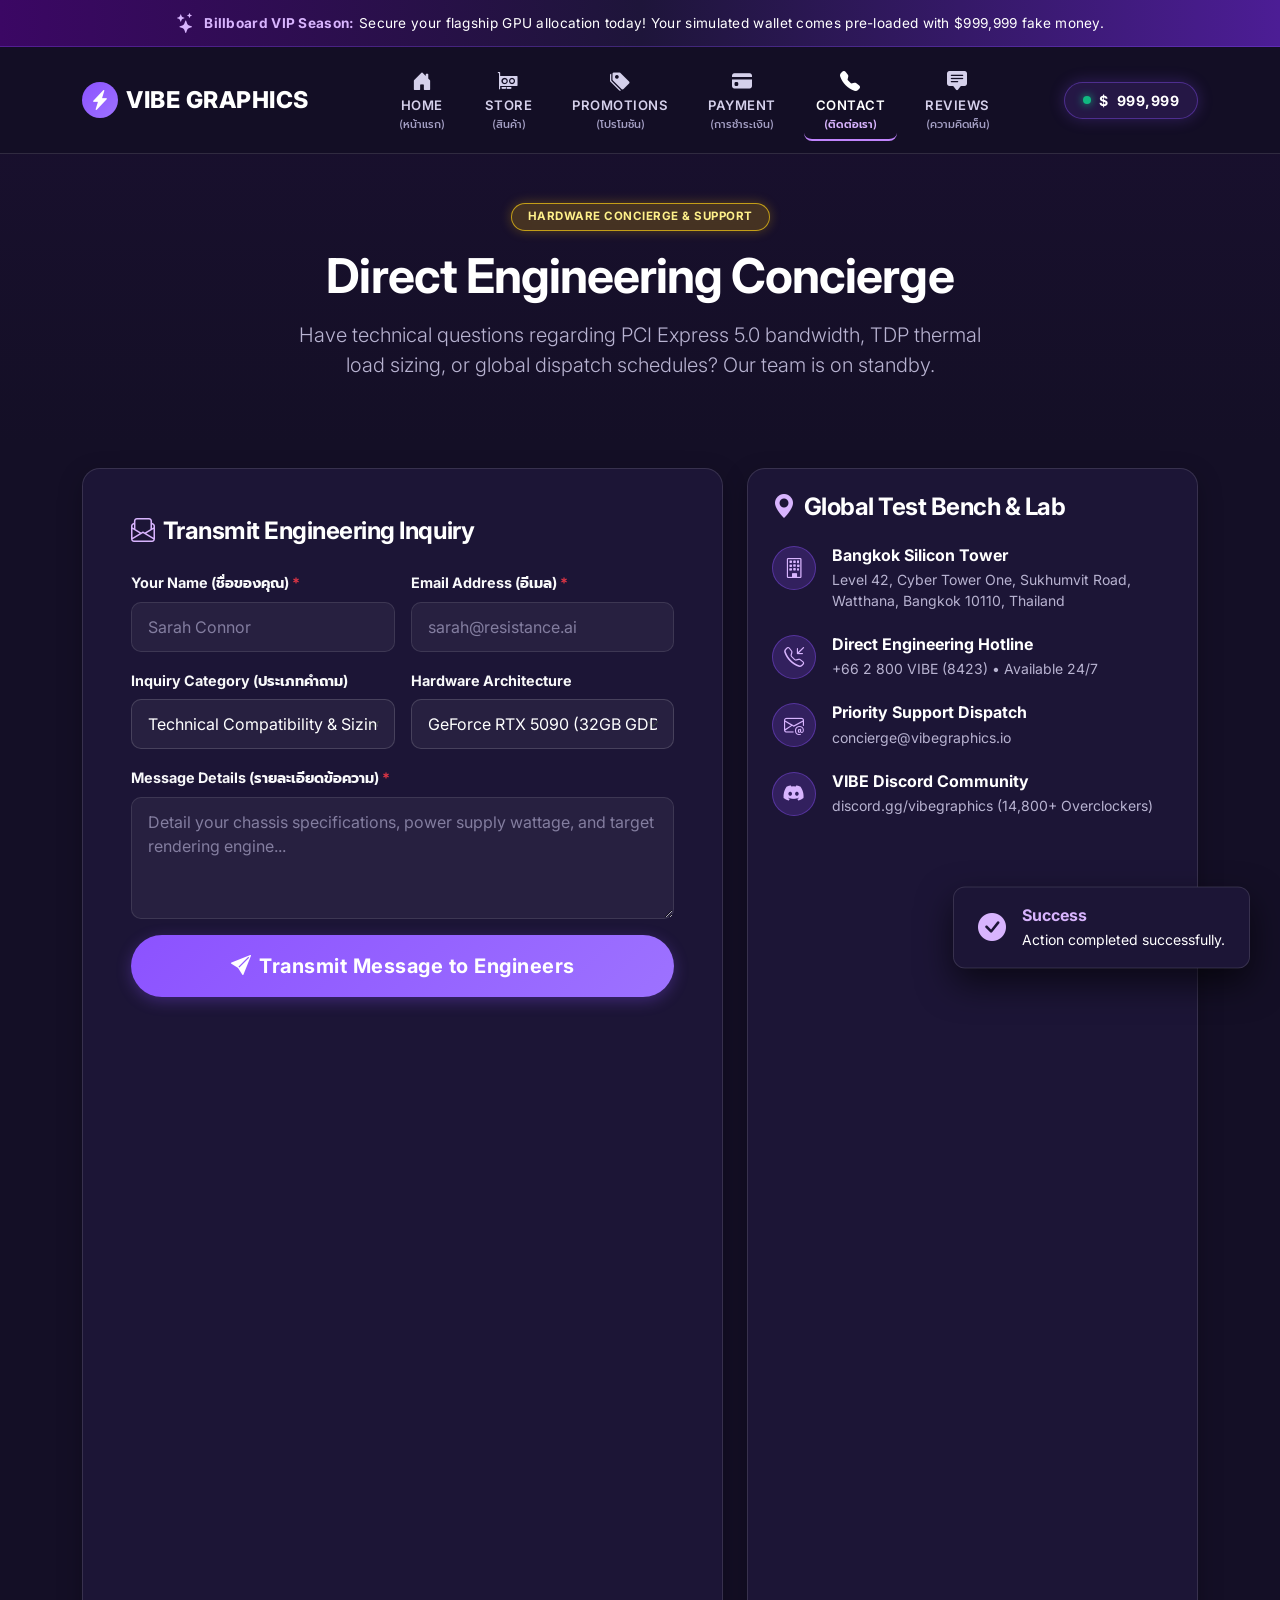
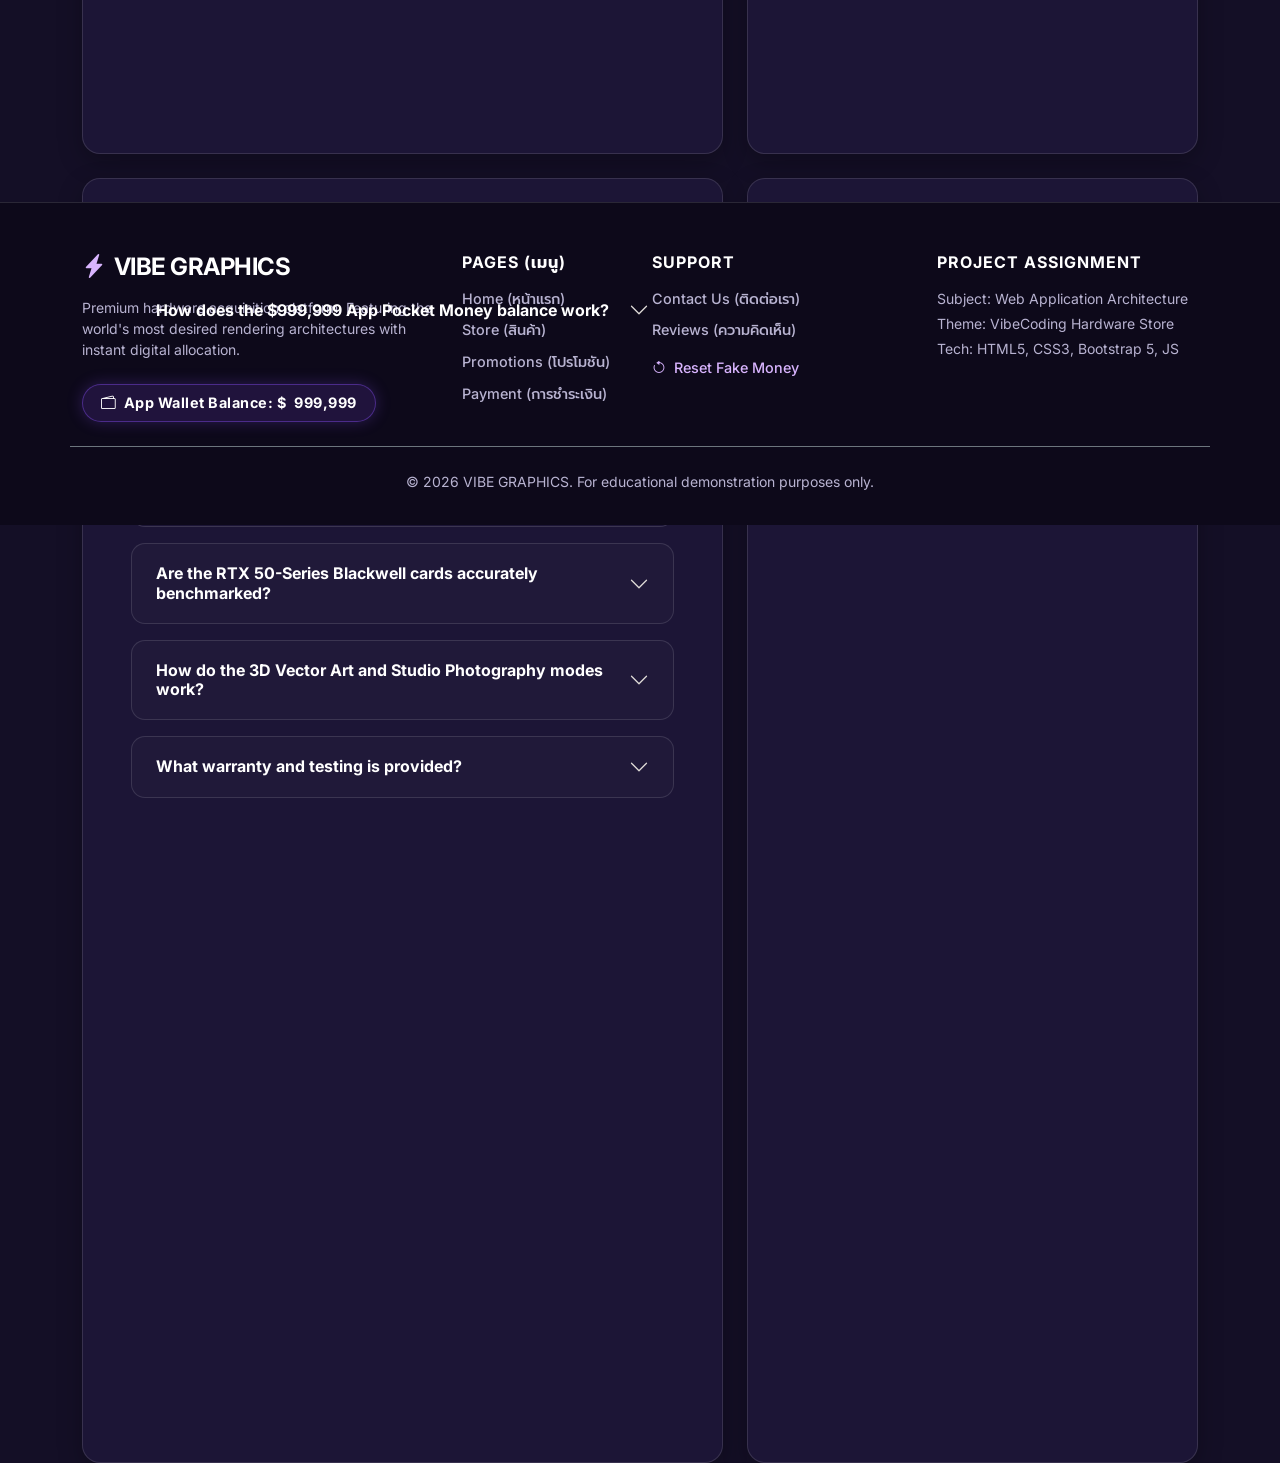
<file: contact.html>
<!DOCTYPE html>
<html lang="th">

<head>
    <meta charset="UTF-8">
    <meta name="viewport" content="width=device-width, initial-scale=1.0">
    <title>Contact (ติดต่อเรา) | Vibe Graphics - Premium GPU Store</title>

    <!-- Bootstrap 5 CSS -->
    <link href="https://cdn.jsdelivr.net/npm/bootstrap@5.3.0/dist/css/bootstrap.min.css" rel="stylesheet">

    <!-- Google Fonts: Inter & Prompt -->
    <link href="https://fonts.googleapis.com/css2?family=Inter:wght@400;500;600;700;800&family=Prompt:wght@300;400;500;600&display=swap" rel="stylesheet">

    <!-- Bootstrap Icons -->
    <link href="https://cdn.jsdelivr.net/npm/bootstrap-icons@1.10.5/font/bootstrap-icons.css" rel="stylesheet">

    <!-- Custom Theme Stylesheet -->
    <link rel="stylesheet" href="style.css">
</head>

<body>
    <!-- Top Announcement Banner -->
    <div class="vip-banner py-2 text-center text-white">
        <div class="container d-flex justify-content-center align-items-center gap-2">
            <i class="bi bi-stars text-accent fs-5"></i>
            <span><strong class="text-accent fw-bold">Billboard VIP Season:</strong> Secure your flagship GPU allocation today! Your simulated wallet comes pre-loaded with $999,999 fake money.</span>
        </div>
    </div>

    <!-- Navbar -->
    <nav class="navbar navbar-expand-lg sticky-top">
        <div class="container">
            <a class="navbar-brand d-flex align-items-center gap-2" href="index.html">
                <div class="rounded-circle d-flex align-items-center justify-content-center"
                    style="width: 36px; height: 36px; background: var(--gradient-primary) !important;">
                    <i class="bi bi-lightning-charge-fill text-white fs-5"></i>
                </div>
                VIBE GRAPHICS
            </a>

            <button class="navbar-toggler border-0" type="button" data-bs-toggle="collapse" data-bs-target="#navbarNav">
                <i class="bi bi-list text-light fs-1"></i>
            </button>

            <div class="collapse navbar-collapse" id="navbarNav">
                <ul class="navbar-nav mx-auto gap-1 gap-lg-2 gap-xl-3 mt-3 mt-lg-0">
                    <li class="nav-item">
                        <a class="nav-link" href="index.html">
                            <i class="bi bi-house-door-fill"></i>
                            <span class="nav-label">Home</span>
                            <small class="nav-sub">(หน้าแรก)</small>
                        </a>
                    </li>
                    <li class="nav-item">
                        <a class="nav-link" href="store.html">
                            <i class="bi bi-gpu-card"></i>
                            <span class="nav-label">Store</span>
                            <small class="nav-sub">(สินค้า)</small>
                        </a>
                    </li>
                    <li class="nav-item">
                        <a class="nav-link" href="promotions.html">
                            <i class="bi bi-tags-fill"></i>
                            <span class="nav-label">Promotions</span>
                            <small class="nav-sub">(โปรโมชัน)</small>
                        </a>
                    </li>
                    <li class="nav-item">
                        <a class="nav-link" href="payment.html">
                            <i class="bi bi-credit-card-fill"></i>
                            <span class="nav-label">Payment</span>
                            <small class="nav-sub">(การชำระเงิน)</small>
                        </a>
                    </li>
                    <li class="nav-item">
                        <a class="nav-link active" href="contact.html">
                            <i class="bi bi-telephone-fill"></i>
                            <span class="nav-label">Contact</span>
                            <small class="nav-sub">(ติดต่อเรา)</small>
                        </a>
                    </li>
                    <li class="nav-item">
                        <a class="nav-link" href="reviews.html">
                            <i class="bi bi-chat-square-text-fill"></i>
                            <span class="nav-label">Reviews</span>
                            <small class="nav-sub">(ความคิดเห็น)</small>
                        </a>
                    </li>
                </ul>

                <div class="d-flex align-items-center mt-3 mt-lg-0">
                    <div class="wallet-badge">
                        <div class="wallet-dot"></div>
                        $<span id="walletBalance">999,999</span>
                    </div>
                </div>
            </div>
        </div>
    </nav>

    <!-- Page Header Section -->
    <section class="py-5" style="background: linear-gradient(180deg, rgba(26, 16, 48, 0.7) 0%, transparent 100%);">
        <div class="container text-center">
            <span class="badge-status flagship d-inline-block mb-3 px-3 py-1">HARDWARE CONCIERGE & SUPPORT</span>
            <h1 class="display-5 fw-bold text-white mb-3">Direct Engineering Concierge</h1>
            <p class="text-muted mx-auto lead" style="max-width: 700px;">
                Have technical questions regarding PCI Express 5.0 bandwidth, TDP thermal load sizing, or global dispatch schedules? Our team is on standby.
            </p>
        </div>
    </section>

    <!-- Contact & FAQ Section -->
    <section class="py-4 pb-5">
        <div class="container">
            <div class="row g-4">
                <!-- Contact Form & FAQ Accordion -->
                <div class="col-lg-7">
                    <!-- Inquiry Form -->
                    <div class="vibe-card p-4 p-md-5 mb-4">
                        <h4 class="text-white fw-bold mb-4 d-flex align-items-center gap-2">
                            <i class="bi bi-envelope-paper text-accent"></i> Transmit Engineering Inquiry
                        </h4>

                        <form id="contactForm" onsubmit="event.preventDefault(); showToast('Inquiry Transmitted', 'Our hardware specialists will reply within 4 hours.'); this.reset();">
                            <div class="row g-3 mb-3">
                                <div class="col-md-6">
                                    <label class="form-label text-light small fw-bold">Your Name (ชื่อของคุณ) <span class="text-danger">*</span></label>
                                    <input type="text" class="form-control" placeholder="Sarah Connor" required>
                                </div>
                                <div class="col-md-6">
                                    <label class="form-label text-light small fw-bold">Email Address (อีเมล) <span class="text-danger">*</span></label>
                                    <input type="email" class="form-control" placeholder="sarah@resistance.ai" required>
                                </div>
                                <div class="col-md-6">
                                    <label class="form-label text-light small fw-bold">Inquiry Category (ประเภทคำถาม)</label>
                                    <select class="form-select">
                                        <option selected>Technical Compatibility & Sizing</option>
                                        <option>RTX 50-Series Blackwell Pre-Order</option>
                                        <option>Enterprise Multi-GPU Cluster</option>
                                        <option>Custom Liquid-Loop Integration</option>
                                        <option>Educational Project Demonstration</option>
                                    </select>
                                </div>
                                <div class="col-md-6">
                                    <label class="form-label text-light small fw-bold">Hardware Architecture</label>
                                    <select class="form-select">
                                        <option selected>GeForce RTX 5090 (32GB GDDR7)</option>
                                        <option>GeForce RTX 5080 (16GB GDDR7)</option>
                                        <option>Radeon RX 7900 XTX (24GB)</option>
                                        <option>GeForce RTX 4090 (24GB GDDR6X)</option>
                                        <option>General Hardware Platform</option>
                                    </select>
                                </div>
                                <div class="col-12">
                                    <label class="form-label text-light small fw-bold">Message Details (รายละเอียดข้อความ) <span class="text-danger">*</span></label>
                                    <textarea class="form-control" rows="4" placeholder="Detail your chassis specifications, power supply wattage, and target rendering engine..." required></textarea>
                                </div>
                            </div>

                            <button type="submit" class="btn btn-vibe w-100 py-3 fw-bold fs-5">
                                <i class="bi bi-send-fill me-2"></i> Transmit Message to Engineers
                            </button>
                        </form>
                    </div>

                    <!-- FAQ Section -->
                    <div class="vibe-card p-4 p-md-5">
                        <h4 class="text-white fw-bold mb-4 d-flex align-items-center gap-2">
                            <i class="bi bi-patch-question-fill text-accent"></i> Frequently Answered Technical Questions
                        </h4>

                        <div class="accordion" id="faqAccordion">
                            <div class="accordion-item mb-3 rounded overflow-hidden" style="background: rgba(255,255,255,0.02); border: 1px solid var(--border-color);">
                                <h2 class="accordion-header" id="faqOneHeader">
                                    <button class="accordion-button collapsed bg-transparent text-white fw-bold" type="button" data-bs-toggle="collapse" data-bs-target="#faqOne">
                                        How does the $999,999 App Pocket Money balance work?
                                    </button>
                                </h2>
                                <div id="faqOne" class="accordion-collapse collapse show" data-bs-parent="#faqAccordion">
                                    <div class="accordion-body text-muted small lh-lg">
                                        The wallet balance is a simulated client-side sandbox fund. You can test selecting any GPU in the store, proceed to payment, and watch your balance deduct in real-time. If you ever run low on funds, simply click <strong class="text-accent">"Reset Fake Money"</strong> in the footer to restore your balance back to $999,999!
                                    </div>
                                </div>
                            </div>

                            <div class="accordion-item mb-3 rounded overflow-hidden" style="background: rgba(255,255,255,0.02); border: 1px solid var(--border-color);">
                                <h2 class="accordion-header" id="faqTwoHeader">
                                    <button class="accordion-button collapsed bg-transparent text-white fw-bold" type="button" data-bs-toggle="collapse" data-bs-target="#faqTwo">
                                        Are the RTX 50-Series Blackwell cards accurately benchmarked?
                                    </button>
                                </h2>
                                <div id="faqTwo" class="accordion-collapse collapse" data-bs-parent="#faqAccordion">
                                    <div class="accordion-body text-muted small lh-lg">
                                        Yes! Our Promotions and Specs telemetry reflect the next-generation NVIDIA Blackwell microarchitecture, featuring 32GB 512-bit GDDR7 memory on the RTX 5090, DLSS 4 multi-frame neural reconstruction, and full PCIe 5.0 throughput.
                                    </div>
                                </div>
                            </div>

                            <div class="accordion-item mb-3 rounded overflow-hidden" style="background: rgba(255,255,255,0.02); border: 1px solid var(--border-color);">
                                <h2 class="accordion-header" id="faqThreeHeader">
                                    <button class="accordion-button collapsed bg-transparent text-white fw-bold" type="button" data-bs-toggle="collapse" data-bs-target="#faqThree">
                                        How do the 3D Vector Art and Studio Photography modes work?
                                    </button>
                                </h2>
                                <div id="faqThree" class="accordion-collapse collapse" data-bs-parent="#faqAccordion">
                                    <div class="accordion-body text-muted small lh-lg">
                                        Our platform features an embedded procedural SVG rendering engine that dynamically draws custom dual and triple-fan GPU vector blueprints. If you prefer real product photography, click the <strong>"Switch to Studio Photos"</strong> button on the Store page!
                                    </div>
                                </div>
                            </div>

                            <div class="accordion-item rounded overflow-hidden" style="background: rgba(255,255,255,0.02); border: 1px solid var(--border-color);">
                                <h2 class="accordion-header" id="faqFourHeader">
                                    <button class="accordion-button collapsed bg-transparent text-white fw-bold" type="button" data-bs-toggle="collapse" data-bs-target="#faqFour">
                                        What warranty and testing is provided?
                                    </button>
                                </h2>
                                <div id="faqFour" class="accordion-collapse collapse" data-bs-parent="#faqAccordion">
                                    <div class="accordion-body text-muted small lh-lg">
                                        Every unit passes a rigorous 48-hour FurMark thermal stress test and 3DMark TimeSpy stability loop to guarantee zero coil whine, flawless memory timings, and optimum vapor chamber contact before packaging.
                                    </div>
                                </div>
                            </div>
                        </div>
                    </div>
                </div>

                <!-- Direct Channels & Headquarters Info -->
                <div class="col-lg-5">
                    <!-- Headquarters Card -->
                    <div class="vibe-card p-4 mb-4">
                        <h4 class="text-white fw-bold mb-4 d-flex align-items-center gap-2">
                            <i class="bi bi-geo-alt-fill text-accent"></i> Global Test Bench & Lab
                        </h4>

                        <div class="d-flex align-items-start gap-3 mb-4">
                            <div class="rounded-circle d-flex align-items-center justify-content-center flex-shrink-0" style="width: 44px; height: 44px; background: rgba(140, 82, 255, 0.2); border: 1px solid rgba(140, 82, 255, 0.4);">
                                <i class="bi bi-building text-accent fs-5"></i>
                            </div>
                            <div>
                                <h6 class="text-white fw-bold mb-1">Bangkok Silicon Tower</h6>
                                <p class="text-muted small mb-0">Level 42, Cyber Tower One, Sukhumvit Road, Watthana, Bangkok 10110, Thailand</p>
                            </div>
                        </div>

                        <div class="d-flex align-items-start gap-3 mb-4">
                            <div class="rounded-circle d-flex align-items-center justify-content-center flex-shrink-0" style="width: 44px; height: 44px; background: rgba(140, 82, 255, 0.2); border: 1px solid rgba(140, 82, 255, 0.4);">
                                <i class="bi bi-telephone-inbound text-accent fs-5"></i>
                            </div>
                            <div>
                                <h6 class="text-white fw-bold mb-1">Direct Engineering Hotline</h6>
                                <p class="text-muted small mb-0">+66 2 800 VIBE (8423) • Available 24/7</p>
                            </div>
                        </div>

                        <div class="d-flex align-items-start gap-3 mb-4">
                            <div class="rounded-circle d-flex align-items-center justify-content-center flex-shrink-0" style="width: 44px; height: 44px; background: rgba(140, 82, 255, 0.2); border: 1px solid rgba(140, 82, 255, 0.4);">
                                <i class="bi bi-envelope-at text-accent fs-5"></i>
                            </div>
                            <div>
                                <h6 class="text-white fw-bold mb-1">Priority Support Dispatch</h6>
                                <p class="text-muted small mb-0">concierge@vibegraphics.io</p>
                            </div>
                        </div>

                        <div class="d-flex align-items-start gap-3">
                            <div class="rounded-circle d-flex align-items-center justify-content-center flex-shrink-0" style="width: 44px; height: 44px; background: rgba(140, 82, 255, 0.2); border: 1px solid rgba(140, 82, 255, 0.4);">
                                <i class="bi bi-discord text-accent fs-5"></i>
                            </div>
                            <div>
                                <h6 class="text-white fw-bold mb-1">VIBE Discord Community</h6>
                                <p class="text-muted small mb-0">discord.gg/vibegraphics (14,800+ Overclockers)</p>
                            </div>
                        </div>
                    </div>

                    <!-- Lab Bench Status Badge -->
                    <div class="vibe-card p-4 text-center">
                        <div class="d-inline-flex align-items-center gap-2 px-3 py-1 rounded-pill mb-3" style="background: rgba(34, 197, 94, 0.15); border: 1px solid #22c55e;">
                            <span class="rounded-circle bg-success" style="width: 8px; height: 8px; display: inline-block;"></span>
                            <span class="text-success fw-bold small">Direct Dispatch Hub: ONLINE</span>
                        </div>
                        <h5 class="text-white fw-bold mb-2">Simulated Sandbox Active</h5>
                        <p class="text-muted small mb-3">All orders placed in the store test the client-side wallet mechanics instantly with no payment gateway friction.</p>
                        <a href="store.html" class="btn btn-outline-custom w-100 py-2">
                            <i class="bi bi-gpu-card me-1"></i> Visit Hardware Store
                        </a>
                    </div>
                </div>
            </div>
        </div>
    </section>

    <!-- Footer -->
    <footer>
        <div class="container">
            <div class="row border-bottom border-secondary pb-4 mb-4">
                <div class="col-lg-4 mb-4 mb-lg-0">
                    <h4 class="fw-bold text-white d-flex align-items-center gap-2 mb-3">
                        <i class="bi bi-lightning-charge-fill text-accent"></i> VIBE GRAPHICS
                    </h4>
                    <p class="text-muted small">Premium hardware acquisition platform. Featuring the world's most desired rendering architectures with instant digital allocation.</p>
                    <div class="wallet-badge d-inline-flex mt-2" style="font-size: 0.9rem;">
                        <i class="bi bi-wallet2"></i> App Wallet Balance: $<span id="footerWallet">999,999</span>
                    </div>
                </div>
                <div class="col-lg-2 col-6">
                    <h6 class="text-white mb-3 text-uppercase fw-bold" style="letter-spacing: 1px;">PAGES (เมนู)</h6>
                    <div class="footer-links">
                        <a href="index.html">Home (หน้าแรก)</a>
                        <a href="store.html">Store (สินค้า)</a>
                        <a href="promotions.html">Promotions (โปรโมชัน)</a>
                        <a href="payment.html">Payment (การชำระเงิน)</a>
                    </div>
                </div>
                <div class="col-lg-3 col-6">
                    <h6 class="text-white mb-3 text-uppercase fw-bold" style="letter-spacing: 1px;">SUPPORT</h6>
                    <div class="footer-links">
                        <a href="contact.html">Contact Us (ติดต่อเรา)</a>
                        <a href="reviews.html">Reviews (ความคิดเห็น)</a>
                        <a href="#" class="text-accent mt-3" onclick="resetWallet(); return false;"><i class="bi bi-arrow-counterclockwise me-1"></i> Reset Fake Money</a>
                    </div>
                </div>
                <div class="col-lg-3 mt-4 mt-lg-0">
                    <h6 class="text-white mb-3 text-uppercase fw-bold" style="letter-spacing: 1px;">PROJECT ASSIGNMENT</h6>
                    <p class="text-muted small mb-1">Subject: Web Application Architecture</p>
                    <p class="text-muted small mb-1">Theme: VibeCoding Hardware Store</p>
                    <p class="text-muted small">Tech: HTML5, CSS3, Bootstrap 5, JS</p>
                </div>
            </div>
            <div class="text-center text-muted small pb-2">
                &copy; 2026 VIBE GRAPHICS. For educational demonstration purposes only.
            </div>
        </div>
    </footer>

    <!-- Custom Toast Notification -->
    <div id="customToast">
        <i class="bi bi-check-circle-fill fs-3 text-accent"></i>
        <div>
            <strong class="d-block text-accent fw-bold" id="toastTitle">Success</strong>
            <span id="toastMessage" class="small">Action completed successfully.</span>
        </div>
    </div>

    <!-- Bootstrap 5 JS Bundle -->
    <script src="https://cdn.jsdelivr.net/npm/bootstrap@5.3.0/dist/js/bootstrap.bundle.min.js"></script>

    <!-- Centralized Logic -->
    <script src="script.js"></script>
</body>

</html>
</file>
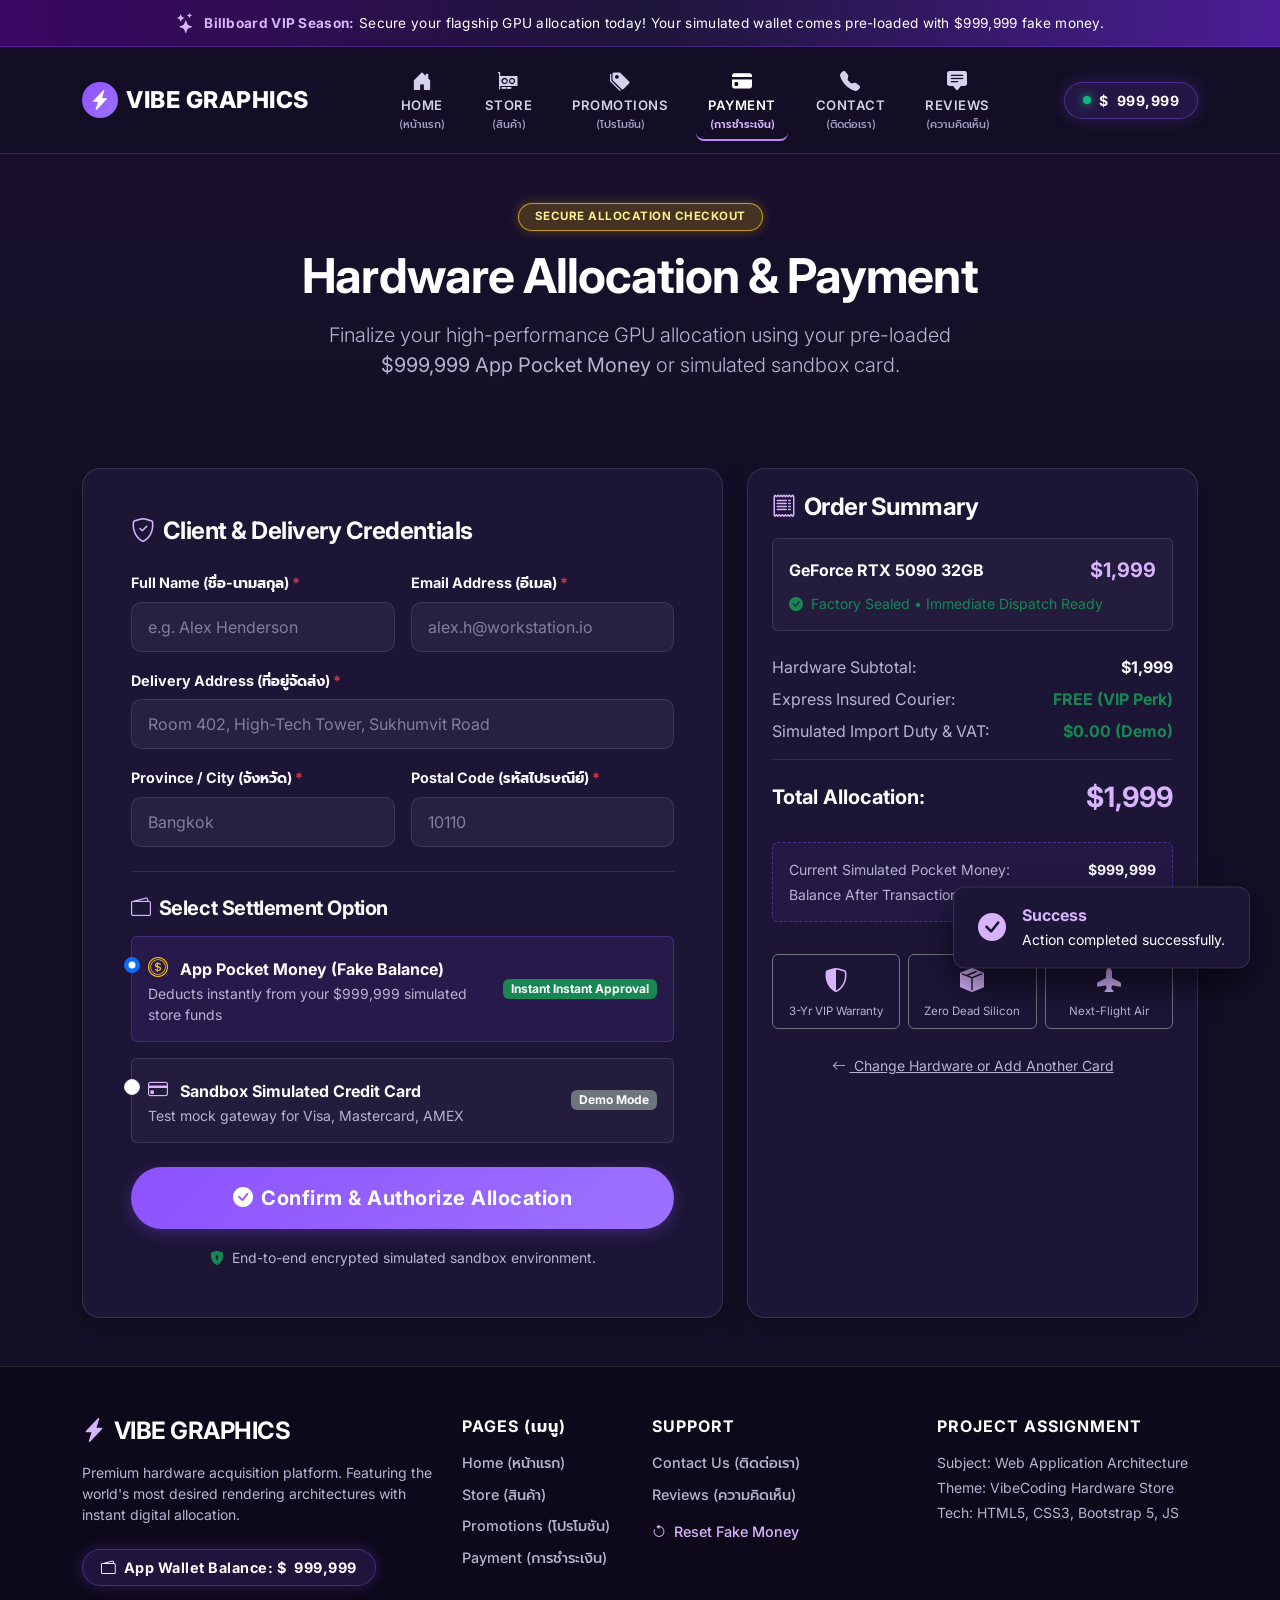
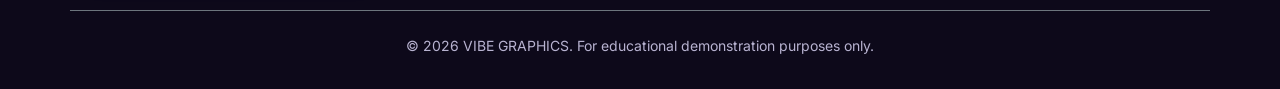
<file: payment.html>
<!DOCTYPE html>
<html lang="th">

<head>
    <meta charset="UTF-8">
    <meta name="viewport" content="width=device-width, initial-scale=1.0">
    <title>Payment (การชำระเงิน) | Vibe Graphics - Premium GPU Store</title>

    <!-- Bootstrap 5 CSS -->
    <link href="https://cdn.jsdelivr.net/npm/bootstrap@5.3.0/dist/css/bootstrap.min.css" rel="stylesheet">

    <!-- Google Fonts: Inter & Prompt -->
    <link href="https://fonts.googleapis.com/css2?family=Inter:wght@400;500;600;700;800&family=Prompt:wght@300;400;500;600&display=swap" rel="stylesheet">

    <!-- Bootstrap Icons -->
    <link href="https://cdn.jsdelivr.net/npm/bootstrap-icons@1.10.5/font/bootstrap-icons.css" rel="stylesheet">

    <!-- Custom Theme Stylesheet -->
    <link rel="stylesheet" href="style.css">
</head>

<body>
    <!-- Top Announcement Banner -->
    <div class="vip-banner py-2 text-center text-white">
        <div class="container d-flex justify-content-center align-items-center gap-2">
            <i class="bi bi-stars text-accent fs-5"></i>
            <span><strong class="text-accent fw-bold">Billboard VIP Season:</strong> Secure your flagship GPU allocation today! Your simulated wallet comes pre-loaded with $999,999 fake money.</span>
        </div>
    </div>

    <!-- Navbar -->
    <nav class="navbar navbar-expand-lg sticky-top">
        <div class="container">
            <a class="navbar-brand d-flex align-items-center gap-2" href="index.html">
                <div class="rounded-circle d-flex align-items-center justify-content-center"
                    style="width: 36px; height: 36px; background: var(--gradient-primary) !important;">
                    <i class="bi bi-lightning-charge-fill text-white fs-5"></i>
                </div>
                VIBE GRAPHICS
            </a>

            <button class="navbar-toggler border-0" type="button" data-bs-toggle="collapse" data-bs-target="#navbarNav">
                <i class="bi bi-list text-light fs-1"></i>
            </button>

            <div class="collapse navbar-collapse" id="navbarNav">
                <ul class="navbar-nav mx-auto gap-1 gap-lg-2 gap-xl-3 mt-3 mt-lg-0">
                    <li class="nav-item">
                        <a class="nav-link" href="index.html">
                            <i class="bi bi-house-door-fill"></i>
                            <span class="nav-label">Home</span>
                            <small class="nav-sub">(หน้าแรก)</small>
                        </a>
                    </li>
                    <li class="nav-item">
                        <a class="nav-link" href="store.html">
                            <i class="bi bi-gpu-card"></i>
                            <span class="nav-label">Store</span>
                            <small class="nav-sub">(สินค้า)</small>
                        </a>
                    </li>
                    <li class="nav-item">
                        <a class="nav-link" href="promotions.html">
                            <i class="bi bi-tags-fill"></i>
                            <span class="nav-label">Promotions</span>
                            <small class="nav-sub">(โปรโมชัน)</small>
                        </a>
                    </li>
                    <li class="nav-item">
                        <a class="nav-link active" href="payment.html">
                            <i class="bi bi-credit-card-fill"></i>
                            <span class="nav-label">Payment</span>
                            <small class="nav-sub">(การชำระเงิน)</small>
                        </a>
                    </li>
                    <li class="nav-item">
                        <a class="nav-link" href="contact.html">
                            <i class="bi bi-telephone-fill"></i>
                            <span class="nav-label">Contact</span>
                            <small class="nav-sub">(ติดต่อเรา)</small>
                        </a>
                    </li>
                    <li class="nav-item">
                        <a class="nav-link" href="reviews.html">
                            <i class="bi bi-chat-square-text-fill"></i>
                            <span class="nav-label">Reviews</span>
                            <small class="nav-sub">(ความคิดเห็น)</small>
                        </a>
                    </li>
                </ul>

                <div class="d-flex align-items-center mt-3 mt-lg-0">
                    <div class="wallet-badge">
                        <div class="wallet-dot"></div>
                        $<span id="walletBalance">999,999</span>
                    </div>
                </div>
            </div>
        </div>
    </nav>

    <!-- Page Header Section -->
    <section class="py-5" style="background: linear-gradient(180deg, rgba(26, 16, 48, 0.7) 0%, transparent 100%);">
        <div class="container text-center">
            <span class="badge-status flagship d-inline-block mb-3 px-3 py-1">SECURE ALLOCATION CHECKOUT</span>
            <h1 class="display-5 fw-bold text-white mb-3">Hardware Allocation & Payment</h1>
            <p class="text-muted mx-auto lead" style="max-width: 680px;">
                Finalize your high-performance GPU allocation using your pre-loaded <strong>$999,999 App Pocket Money</strong> or simulated sandbox card.
            </p>
        </div>
    </section>

    <!-- Checkout Main Section -->
    <section class="py-4 pb-5">
        <div class="container">
            <div class="row g-4">
                <!-- Client Details & Payment Method Form -->
                <div class="col-lg-7">
                    <div class="vibe-card p-4 p-md-5">
                        <h4 class="text-white fw-bold mb-4 d-flex align-items-center gap-2">
                            <i class="bi bi-shield-check text-accent"></i> Client & Delivery Credentials
                        </h4>

                        <form id="checkoutForm" onsubmit="processPayment(event)">
                            <div class="row g-3 mb-4">
                                <div class="col-md-6">
                                    <label class="form-label text-light small fw-bold">Full Name (ชื่อ-นามสกุล) <span class="text-danger">*</span></label>
                                    <input type="text" class="form-control" id="fullName" placeholder="e.g. Alex Henderson" required>
                                </div>
                                <div class="col-md-6">
                                    <label class="form-label text-light small fw-bold">Email Address (อีเมล) <span class="text-danger">*</span></label>
                                    <input type="email" class="form-control" id="email" placeholder="alex.h@workstation.io" required>
                                </div>
                                <div class="col-12">
                                    <label class="form-label text-light small fw-bold">Delivery Address (ที่อยู่จัดส่ง) <span class="text-danger">*</span></label>
                                    <input type="text" class="form-control" id="address" placeholder="Room 402, High-Tech Tower, Sukhumvit Road" required>
                                </div>
                                <div class="col-md-6">
                                    <label class="form-label text-light small fw-bold">Province / City (จังหวัด) <span class="text-danger">*</span></label>
                                    <input type="text" class="form-control" id="city" placeholder="Bangkok" required>
                                </div>
                                <div class="col-md-6">
                                    <label class="form-label text-light small fw-bold">Postal Code (รหัสไปรษณีย์) <span class="text-danger">*</span></label>
                                    <input type="text" class="form-control" id="zip" placeholder="10110" required>
                                </div>
                            </div>

                            <hr class="border-secondary my-4">

                            <!-- Payment Options -->
                            <h5 class="text-white fw-bold mb-3 d-flex align-items-center gap-2">
                                <i class="bi bi-wallet2 text-accent"></i> Select Settlement Option
                            </h5>

                            <div class="mb-4">
                                <div class="form-check p-3 rounded mb-3" style="background: rgba(140, 82, 255, 0.1); border: 1px solid rgba(140, 82, 255, 0.3);">
                                    <input class="form-check-input" type="radio" name="paymentType" id="payWallet" value="wallet" checked>
                                    <label class="form-check-label text-white fw-bold d-flex justify-content-between align-items-center w-100" for="payWallet">
                                        <span>
                                            <i class="bi bi-coin text-warning me-2 fs-5"></i> App Pocket Money (Fake Balance)
                                            <small class="d-block text-muted fw-normal">Deducts instantly from your $999,999 simulated store funds</small>
                                        </span>
                                        <span class="badge bg-success px-2 py-1">Instant Instant Approval</span>
                                    </label>
                                </div>

                                <div class="form-check p-3 rounded" style="background: rgba(255, 255, 255, 0.03); border: 1px solid var(--border-color);">
                                    <input class="form-check-input" type="radio" name="paymentType" id="payCard" value="card">
                                    <label class="form-check-label text-white fw-bold d-flex justify-content-between align-items-center w-100" for="payCard">
                                        <span>
                                            <i class="bi bi-credit-card text-accent me-2 fs-5"></i> Sandbox Simulated Credit Card
                                            <small class="d-block text-muted fw-normal">Test mock gateway for Visa, Mastercard, AMEX</small>
                                        </span>
                                        <span class="badge bg-secondary px-2 py-1">Demo Mode</span>
                                    </label>
                                </div>
                            </div>

                            <!-- Expandable Card Inputs -->
                            <div id="cardFields" class="row g-3 mb-4" style="display: none;">
                                <div class="col-12">
                                    <label class="form-label text-light small fw-bold">Cardholder Name (ชื่อบนบัตร)</label>
                                    <input type="text" class="form-control" placeholder="ALEX HENDERSON">
                                </div>
                                <div class="col-12">
                                    <label class="form-label text-light small fw-bold">Card Number (เลขที่บัตรจำลอง 16 หลัก)</label>
                                    <input type="text" class="form-control" placeholder="4532 •••• •••• 8899" maxlength="19">
                                </div>
                                <div class="col-6">
                                    <label class="form-label text-light small fw-bold">Expiry (วันหมดอายุ)</label>
                                    <input type="text" class="form-control" placeholder="12/28" maxlength="5">
                                </div>
                                <div class="col-6">
                                    <label class="form-label text-light small fw-bold">CVV Security Code</label>
                                    <input type="password" class="form-control" placeholder="•••" maxlength="4">
                                </div>
                            </div>

                            <button type="submit" id="btnSubmitOrder" class="btn btn-vibe w-100 py-3 fw-bold fs-5">
                                <i class="bi bi-check-circle-fill me-2"></i> Confirm & Authorize Allocation
                            </button>

                            <div class="text-center mt-3">
                                <small class="text-muted">
                                    <i class="bi bi-shield-lock-fill text-success me-1"></i> End-to-end encrypted simulated sandbox environment.
                                </small>
                            </div>
                        </form>
                    </div>
                </div>

                <!-- Order Summary Column -->
                <div class="col-lg-5">
                    <div class="vibe-card p-4 sticky-sidebar">
                        <h4 class="text-white fw-bold mb-3 d-flex align-items-center gap-2">
                            <i class="bi bi-receipt text-accent"></i> Order Summary
                        </h4>

                        <!-- Empty Cart Notification -->
                        <div id="cartEmpty" class="text-center py-5" style="display: none;">
                            <i class="bi bi-cart-x text-muted display-4 d-block mb-3"></i>
                            <h5 class="text-white fw-bold">Your Allocation Bag is Empty</h5>
                            <p class="text-muted small mb-4">You have not designated a graphics card for acquisition.</p>
                            <a href="store.html" class="btn btn-vibe px-4 py-2">
                                <i class="bi bi-gpu-card me-1"></i> Browse Catalog (เลือกดูสินค้า)
                            </a>
                        </div>

                        <!-- Active Cart Content -->
                        <div id="cartContent">
                            <div class="p-3 rounded mb-4" style="background: rgba(255,255,255,0.03); border: 1px solid var(--border-color);">
                                <div class="d-flex justify-content-between align-items-center mb-2">
                                    <span class="text-white fw-bold fs-6" id="summaryItemName">GeForce RTX 5090 32GB</span>
                                    <span class="text-accent fw-bold fs-5" id="summaryItemPrice">$1,999</span>
                                </div>
                                <div class="d-flex align-items-center gap-2 text-success small">
                                    <i class="bi bi-check-circle-fill"></i> Factory Sealed • Immediate Dispatch Ready
                                </div>
                            </div>

                            <div class="d-flex justify-content-between text-muted mb-2">
                                <span>Hardware Subtotal:</span>
                                <span class="text-light fw-bold" id="summarySubtotal">$1,999</span>
                            </div>
                            <div class="d-flex justify-content-between text-muted mb-2">
                                <span>Express Insured Courier:</span>
                                <span class="text-success fw-bold">FREE (VIP Perk)</span>
                            </div>
                            <div class="d-flex justify-content-between text-muted mb-3">
                                <span>Simulated Import Duty & VAT:</span>
                                <span class="text-success fw-bold">$0.00 (Demo)</span>
                            </div>

                            <hr class="border-secondary mb-3">

                            <div class="d-flex justify-content-between align-items-center mb-4">
                                <span class="text-white fs-5 fw-bold">Total Allocation:</span>
                                <span class="text-accent fs-3 fw-bold" id="summaryTotal">$1,999</span>
                            </div>

                            <!-- Pocket Money Telemetry -->
                            <div class="p-3 rounded mb-4" style="background: rgba(140, 82, 255, 0.08); border: 1px dashed rgba(140, 82, 255, 0.4);">
                                <div class="d-flex justify-content-between text-muted small mb-1">
                                    <span>Current Simulated Pocket Money:</span>
                                    <span class="text-light fw-bold" id="summaryWalletDisplay">$999,999</span>
                                </div>
                                <div class="d-flex justify-content-between small">
                                    <span class="text-muted">Balance After Transaction:</span>
                                    <span class="text-success fw-bold" id="summaryWalletRemaining">$998,000</span>
                                </div>
                            </div>

                            <!-- Trust Badges -->
                            <div class="row g-2 text-center pt-2">
                                <div class="col-4">
                                    <div class="p-2 rounded bg-black-subtle border border-secondary">
                                        <i class="bi bi-shield-shaded text-accent fs-4 d-block mb-1"></i>
                                        <small class="d-block text-muted" style="font-size: 0.72rem;">3-Yr VIP Warranty</small>
                                    </div>
                                </div>
                                <div class="col-4">
                                    <div class="p-2 rounded bg-black-subtle border border-secondary">
                                        <i class="bi bi-box-seam-fill text-accent fs-4 d-block mb-1"></i>
                                        <small class="d-block text-muted" style="font-size: 0.72rem;">Zero Dead Silicon</small>
                                    </div>
                                </div>
                                <div class="col-4">
                                    <div class="p-2 rounded bg-black-subtle border border-secondary">
                                        <i class="bi bi-airplane-fill text-accent fs-4 d-block mb-1"></i>
                                        <small class="d-block text-muted" style="font-size: 0.72rem;">Next-Flight Air</small>
                                    </div>
                                </div>
                            </div>

                            <div class="text-center mt-4">
                                <a href="store.html" class="text-muted small text-decoration-underline">
                                    <i class="bi bi-arrow-left me-1"></i> Change Hardware or Add Another Card
                                </a>
                            </div>
                        </div>
                    </div>
                </div>
            </div>
        </div>
    </section>

    <!-- Footer -->
    <footer>
        <div class="container">
            <div class="row border-bottom border-secondary pb-4 mb-4">
                <div class="col-lg-4 mb-4 mb-lg-0">
                    <h4 class="fw-bold text-white d-flex align-items-center gap-2 mb-3">
                        <i class="bi bi-lightning-charge-fill text-accent"></i> VIBE GRAPHICS
                    </h4>
                    <p class="text-muted small">Premium hardware acquisition platform. Featuring the world's most desired rendering architectures with instant digital allocation.</p>
                    <div class="wallet-badge d-inline-flex mt-2" style="font-size: 0.9rem;">
                        <i class="bi bi-wallet2"></i> App Wallet Balance: $<span id="footerWallet">999,999</span>
                    </div>
                </div>
                <div class="col-lg-2 col-6">
                    <h6 class="text-white mb-3 text-uppercase fw-bold" style="letter-spacing: 1px;">PAGES (เมนู)</h6>
                    <div class="footer-links">
                        <a href="index.html">Home (หน้าแรก)</a>
                        <a href="store.html">Store (สินค้า)</a>
                        <a href="promotions.html">Promotions (โปรโมชัน)</a>
                        <a href="payment.html">Payment (การชำระเงิน)</a>
                    </div>
                </div>
                <div class="col-lg-3 col-6">
                    <h6 class="text-white mb-3 text-uppercase fw-bold" style="letter-spacing: 1px;">SUPPORT</h6>
                    <div class="footer-links">
                        <a href="contact.html">Contact Us (ติดต่อเรา)</a>
                        <a href="reviews.html">Reviews (ความคิดเห็น)</a>
                        <a href="#" class="text-accent mt-3" onclick="resetWallet(); return false;"><i class="bi bi-arrow-counterclockwise me-1"></i> Reset Fake Money</a>
                    </div>
                </div>
                <div class="col-lg-3 mt-4 mt-lg-0">
                    <h6 class="text-white mb-3 text-uppercase fw-bold" style="letter-spacing: 1px;">PROJECT ASSIGNMENT</h6>
                    <p class="text-muted small mb-1">Subject: Web Application Architecture</p>
                    <p class="text-muted small mb-1">Theme: VibeCoding Hardware Store</p>
                    <p class="text-muted small">Tech: HTML5, CSS3, Bootstrap 5, JS</p>
                </div>
            </div>
            <div class="text-center text-muted small pb-2">
                &copy; 2026 VIBE GRAPHICS. For educational demonstration purposes only.
            </div>
        </div>
    </footer>

    <!-- Custom Toast Notification -->
    <div id="customToast">
        <i class="bi bi-check-circle-fill fs-3 text-accent"></i>
        <div>
            <strong class="d-block text-accent fw-bold" id="toastTitle">Success</strong>
            <span id="toastMessage" class="small">Action completed successfully.</span>
        </div>
    </div>

    <!-- Bootstrap 5 JS Bundle -->
    <script src="https://cdn.jsdelivr.net/npm/bootstrap@5.3.0/dist/js/bootstrap.bundle.min.js"></script>

    <!-- Centralized Logic -->
    <script src="script.js"></script>
</body>

</html>
</file>
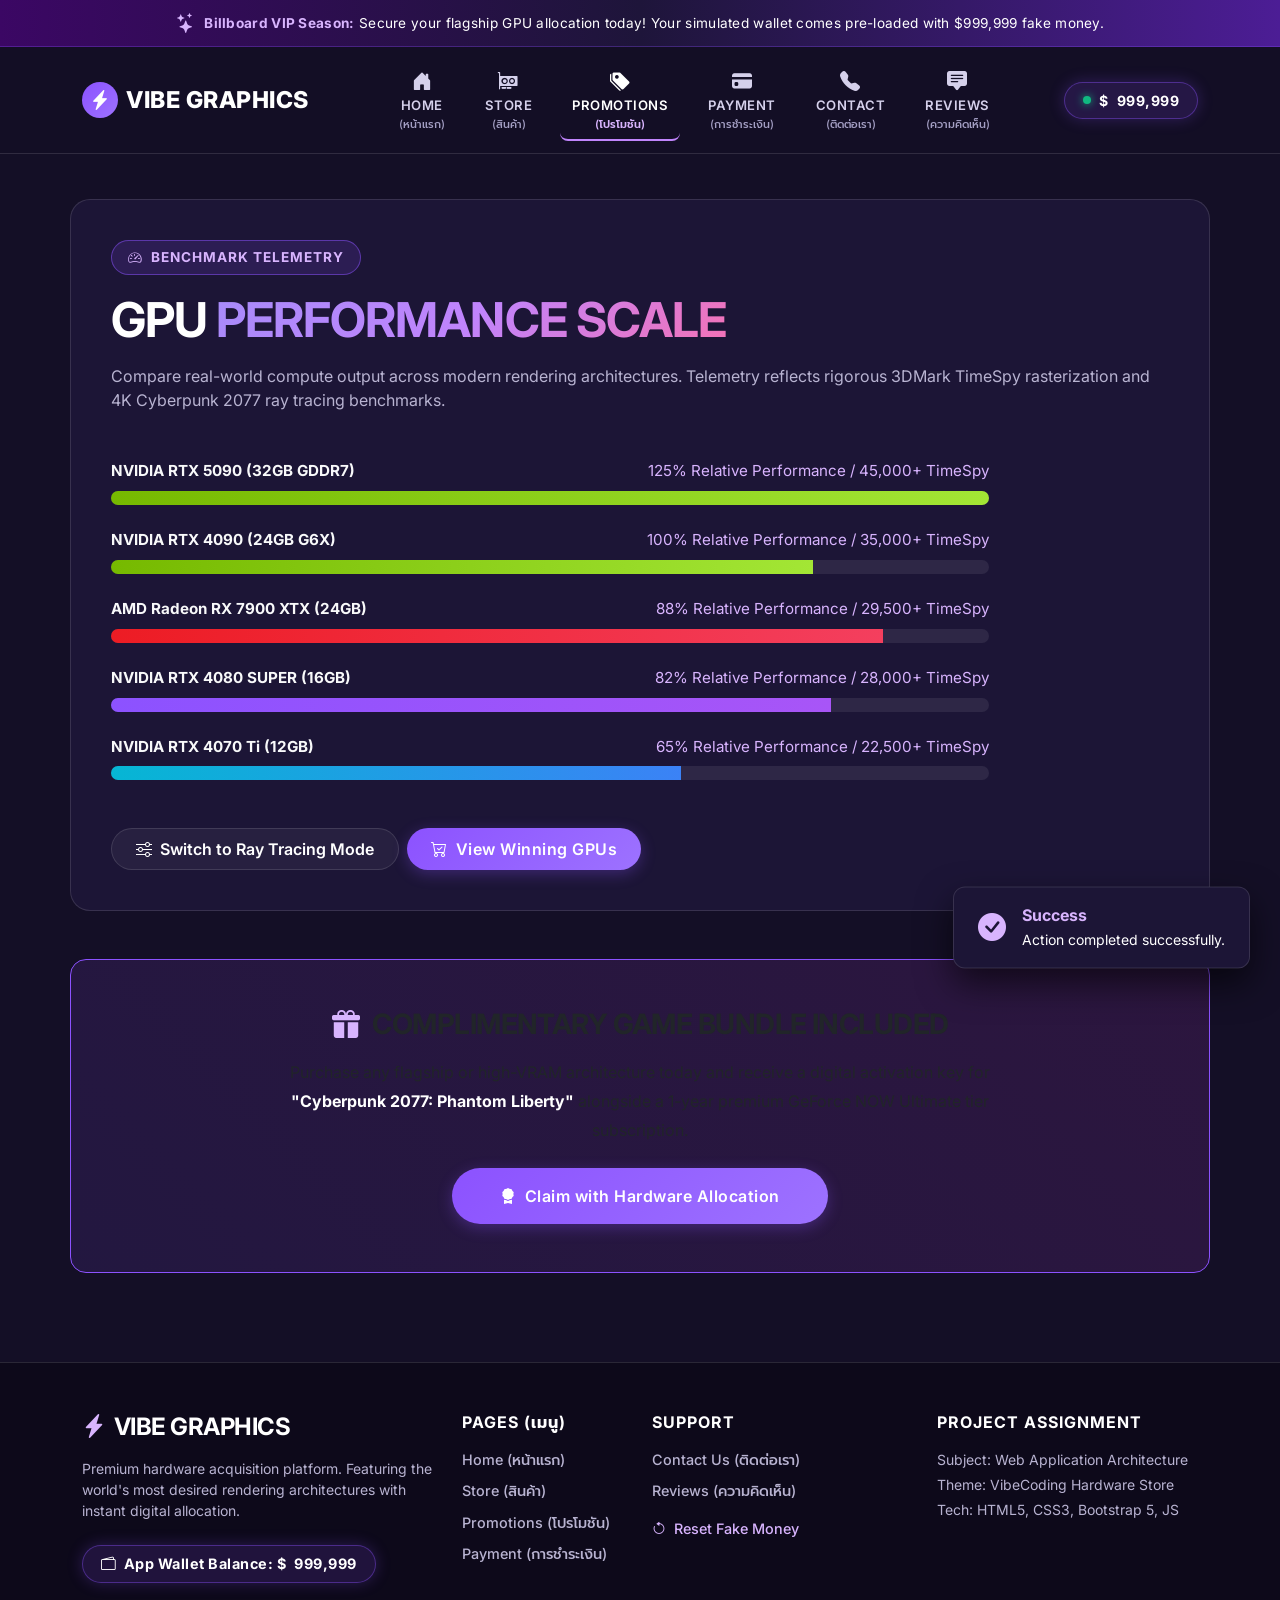
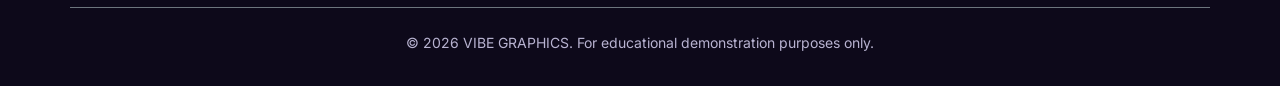
<file: promotions.html>
<!DOCTYPE html>
<html lang="th">

<head>
    <meta charset="UTF-8">
    <meta name="viewport" content="width=device-width, initial-scale=1.0">
    <title>Promotions (โปรโมชัน) | Vibe Graphics - Premium GPU Store</title>

    <!-- Bootstrap 5 CSS -->
    <link href="https://cdn.jsdelivr.net/npm/bootstrap@5.3.0/dist/css/bootstrap.min.css" rel="stylesheet">

    <!-- Google Fonts: Inter & Prompt -->
    <link href="https://fonts.googleapis.com/css2?family=Inter:wght@400;500;600;700;800&family=Prompt:wght@300;400;500;600&display=swap" rel="stylesheet">

    <!-- Bootstrap Icons -->
    <link href="https://cdn.jsdelivr.net/npm/bootstrap-icons@1.10.5/font/bootstrap-icons.css" rel="stylesheet">

    <!-- Custom Theme Stylesheet -->
    <link rel="stylesheet" href="style.css">
</head>

<body>
    <!-- Top Announcement Banner -->
    <div class="vip-banner py-2 text-center text-white">
        <div class="container d-flex justify-content-center align-items-center gap-2">
            <i class="bi bi-stars text-accent fs-5"></i>
            <span><strong class="text-accent fw-bold">Billboard VIP Season:</strong> Secure your flagship GPU allocation today! Your simulated wallet comes pre-loaded with $999,999 fake money.</span>
        </div>
    </div>

    <!-- Navbar -->
    <nav class="navbar navbar-expand-lg sticky-top">
        <div class="container">
            <a class="navbar-brand d-flex align-items-center gap-2" href="index.html">
                <div class="rounded-circle d-flex align-items-center justify-content-center"
                    style="width: 36px; height: 36px; background: var(--gradient-primary) !important;">
                    <i class="bi bi-lightning-charge-fill text-white fs-5"></i>
                </div>
                VIBE GRAPHICS
            </a>

            <button class="navbar-toggler border-0" type="button" data-bs-toggle="collapse" data-bs-target="#navbarNav">
                <i class="bi bi-list text-light fs-1"></i>
            </button>

            <div class="collapse navbar-collapse" id="navbarNav">
                <ul class="navbar-nav mx-auto gap-1 gap-lg-2 gap-xl-3 mt-3 mt-lg-0">
                    <li class="nav-item">
                        <a class="nav-link" href="index.html">
                            <i class="bi bi-house-door-fill"></i>
                            <span class="nav-label">Home</span>
                            <small class="nav-sub">(หน้าแรก)</small>
                        </a>
                    </li>
                    <li class="nav-item">
                        <a class="nav-link" href="store.html">
                            <i class="bi bi-gpu-card"></i>
                            <span class="nav-label">Store</span>
                            <small class="nav-sub">(สินค้า)</small>
                        </a>
                    </li>
                    <li class="nav-item">
                        <a class="nav-link active" href="promotions.html">
                            <i class="bi bi-tags-fill"></i>
                            <span class="nav-label">Promotions</span>
                            <small class="nav-sub">(โปรโมชัน)</small>
                        </a>
                    </li>
                    <li class="nav-item">
                        <a class="nav-link" href="payment.html">
                            <i class="bi bi-credit-card-fill"></i>
                            <span class="nav-label">Payment</span>
                            <small class="nav-sub">(การชำระเงิน)</small>
                        </a>
                    </li>
                    <li class="nav-item">
                        <a class="nav-link" href="contact.html">
                            <i class="bi bi-telephone-fill"></i>
                            <span class="nav-label">Contact</span>
                            <small class="nav-sub">(ติดต่อเรา)</small>
                        </a>
                    </li>
                    <li class="nav-item">
                        <a class="nav-link" href="reviews.html">
                            <i class="bi bi-chat-square-text-fill"></i>
                            <span class="nav-label">Reviews</span>
                            <small class="nav-sub">(ความคิดเห็น)</small>
                        </a>
                    </li>
                </ul>

                <div class="d-flex align-items-center mt-3 mt-lg-0">
                    <div class="wallet-badge">
                        <div class="wallet-dot"></div>
                        $<span id="walletBalance">999,999</span>
                    </div>
                </div>
            </div>
        </div>
    </nav>

    <!-- Main Content: Promotions Page -->
    <main class="container page-content" id="promotions">
        <!-- Benchmark Scale Container -->
        <div class="perf-container mb-5">
            <span class="vibe-tag mb-3"><i class="bi bi-speedometer2"></i> BENCHMARK TELEMETRY</span>
            <h1 class="display-5 fw-bold mb-3">GPU <span class="text-gradient">PERFORMANCE SCALE</span></h1>
            <p class="text-muted mb-5">Compare real-world compute output across modern rendering architectures. Telemetry reflects rigorous 3DMark TimeSpy rasterization and 4K Cyberpunk 2077 ray tracing benchmarks.</p>

            <div class="row">
                <div class="col-lg-10">
                    <!-- Bar 0: RTX 5090 -->
                    <div class="perf-row">
                        <div class="perf-label">
                            <span class="text-light fw-bold">NVIDIA RTX 5090 (32GB GDDR7)</span>
                            <span class="text-accent">125% Relative Performance / 45,000+ TimeSpy</span>
                        </div>
                        <div class="progress">
                            <div class="progress-bar bg-nvidia progress-bar-striped progress-bar-animated"
                                role="progressbar" style="width: 100%" aria-valuenow="100" aria-valuemin="0" aria-valuemax="100"></div>
                        </div>
                    </div>

                    <!-- Bar 1: RTX 4090 -->
                    <div class="perf-row">
                        <div class="perf-label">
                            <span class="text-light fw-bold">NVIDIA RTX 4090 (24GB G6X)</span>
                            <span class="text-accent">100% Relative Performance / 35,000+ TimeSpy</span>
                        </div>
                        <div class="progress">
                            <div class="progress-bar bg-nvidia progress-bar-striped progress-bar-animated"
                                role="progressbar" style="width: 80%" aria-valuenow="80" aria-valuemin="0" aria-valuemax="100"></div>
                        </div>
                    </div>

                    <!-- Bar 2: RX 7900 XTX -->
                    <div class="perf-row">
                        <div class="perf-label">
                            <span class="text-light fw-bold">AMD Radeon RX 7900 XTX (24GB)</span>
                            <span class="text-accent">88% Relative Performance / 29,500+ TimeSpy</span>
                        </div>
                        <div class="progress">
                            <div class="progress-bar bg-amd progress-bar-striped progress-bar-animated"
                                role="progressbar" style="width: 88%" aria-valuenow="88" aria-valuemin="0" aria-valuemax="100"></div>
                        </div>
                    </div>

                    <!-- Bar 3: RTX 4080 SUPER -->
                    <div class="perf-row">
                        <div class="perf-label">
                            <span class="text-light fw-bold">NVIDIA RTX 4080 SUPER (16GB)</span>
                            <span class="text-accent">82% Relative Performance / 28,000+ TimeSpy</span>
                        </div>
                        <div class="progress">
                            <div class="progress-bar bg-tier3 progress-bar-striped progress-bar-animated"
                                role="progressbar" style="width: 82%" aria-valuenow="82" aria-valuemin="0" aria-valuemax="100"></div>
                        </div>
                    </div>

                    <!-- Bar 4: RTX 4070 Ti -->
                    <div class="perf-row">
                        <div class="perf-label">
                            <span class="text-light fw-bold">NVIDIA RTX 4070 Ti (12GB)</span>
                            <span class="text-accent">65% Relative Performance / 22,500+ TimeSpy</span>
                        </div>
                        <div class="progress">
                            <div class="progress-bar bg-tier4 progress-bar-striped progress-bar-animated"
                                role="progressbar" style="width: 65%" aria-valuenow="65" aria-valuemin="0" aria-valuemax="100"></div>
                        </div>
                    </div>
                </div>
            </div>

            <div class="d-flex flex-wrap gap-2 mt-4">
                <button class="btn btn-outline-custom px-4 py-2" id="btnBenchmarkToggle" onclick="toggleBenchmarkMode()">
                    <i class="bi bi-sliders me-2"></i> Switch to Ray Tracing Mode
                </button>
                <a href="store.html" class="btn btn-vibe px-4 py-2">
                    <i class="bi bi-cart-check me-2"></i> View Winning GPUs
                </a>
            </div>
        </div>

        <!-- Complimentary Game Bundle Promo Card -->
        <div class="card bg-transparent border-0 mb-4 rounded-4"
            style="background: linear-gradient(45deg, rgba(140, 82, 255, 0.12), rgba(217, 70, 239, 0.12)) !important; border: 1px solid var(--accent-primary) !important;">
            <div class="card-body p-5 text-center">
                <h3 class="fw-bold mb-3"><i class="bi bi-gift-fill me-2 text-accent"></i> COMPLIMENTARY GAME BUNDLE INCLUDED</h3>
                <p class="mb-4 text-sub" style="max-width: 720px; margin: 0 auto; line-height: 1.8;">
                    Purchase any flagship or high-VRAM architecture today and receive a digital activation key for <strong class="text-white">"Cyberpunk 2077: Phantom Liberty"</strong> alongside a 1-year premium GeForce NOW Ultimate tier subscription.
                </p>
                <a href="store.html" class="btn btn-vibe px-5 py-3 fs-6">
                    <i class="bi bi-award-fill me-2"></i> Claim with Hardware Allocation
                </a>
            </div>
        </div>
    </main>

    <!-- Footer -->
    <footer>
        <div class="container">
            <div class="row border-bottom border-secondary pb-4 mb-4">
                <div class="col-lg-4 mb-4 mb-lg-0">
                    <h4 class="fw-bold text-white d-flex align-items-center gap-2 mb-3">
                        <i class="bi bi-lightning-charge-fill text-accent"></i> VIBE GRAPHICS
                    </h4>
                    <p class="text-muted small">Premium hardware acquisition platform. Featuring the world's most desired rendering architectures with instant digital allocation.</p>
                    <div class="wallet-badge d-inline-flex mt-2" style="font-size: 0.9rem;">
                        <i class="bi bi-wallet2"></i> App Wallet Balance: $<span id="footerWallet">999,999</span>
                    </div>
                </div>
                <div class="col-lg-2 col-6">
                    <h6 class="text-white mb-3 text-uppercase fw-bold" style="letter-spacing: 1px;">PAGES (เมนู)</h6>
                    <div class="footer-links">
                        <a href="index.html">Home (หน้าแรก)</a>
                        <a href="store.html">Store (สินค้า)</a>
                        <a href="promotions.html">Promotions (โปรโมชัน)</a>
                        <a href="payment.html">Payment (การชำระเงิน)</a>
                    </div>
                </div>
                <div class="col-lg-3 col-6">
                    <h6 class="text-white mb-3 text-uppercase fw-bold" style="letter-spacing: 1px;">SUPPORT</h6>
                    <div class="footer-links">
                        <a href="contact.html">Contact Us (ติดต่อเรา)</a>
                        <a href="reviews.html">Reviews (ความคิดเห็น)</a>
                        <a href="#" class="text-accent mt-3" onclick="resetWallet(); return false;"><i class="bi bi-arrow-counterclockwise me-1"></i> Reset Fake Money</a>
                    </div>
                </div>
                <div class="col-lg-3 mt-4 mt-lg-0">
                    <h6 class="text-white mb-3 text-uppercase fw-bold" style="letter-spacing: 1px;">PROJECT ASSIGNMENT</h6>
                    <p class="text-muted small mb-1">Subject: Web Application Architecture</p>
                    <p class="text-muted small mb-1">Theme: VibeCoding Hardware Store</p>
                    <p class="text-muted small">Tech: HTML5, CSS3, Bootstrap 5, JS</p>
                </div>
            </div>
            <div class="text-center text-muted small pb-2">
                &copy; 2026 VIBE GRAPHICS. For educational demonstration purposes only.
            </div>
        </div>
    </footer>

    <!-- Custom Toast Notification -->
    <div id="customToast">
        <i class="bi bi-check-circle-fill fs-3 text-accent"></i>
        <div>
            <strong class="d-block text-accent fw-bold" id="toastTitle">Success</strong>
            <span id="toastMessage" class="small">Action completed successfully.</span>
        </div>
    </div>

    <!-- Bootstrap 5 JS Bundle -->
    <script src="https://cdn.jsdelivr.net/npm/bootstrap@5.3.0/dist/js/bootstrap.bundle.min.js"></script>

    <!-- Centralized Logic -->
    <script src="script.js"></script>
</body>

</html>
</file>
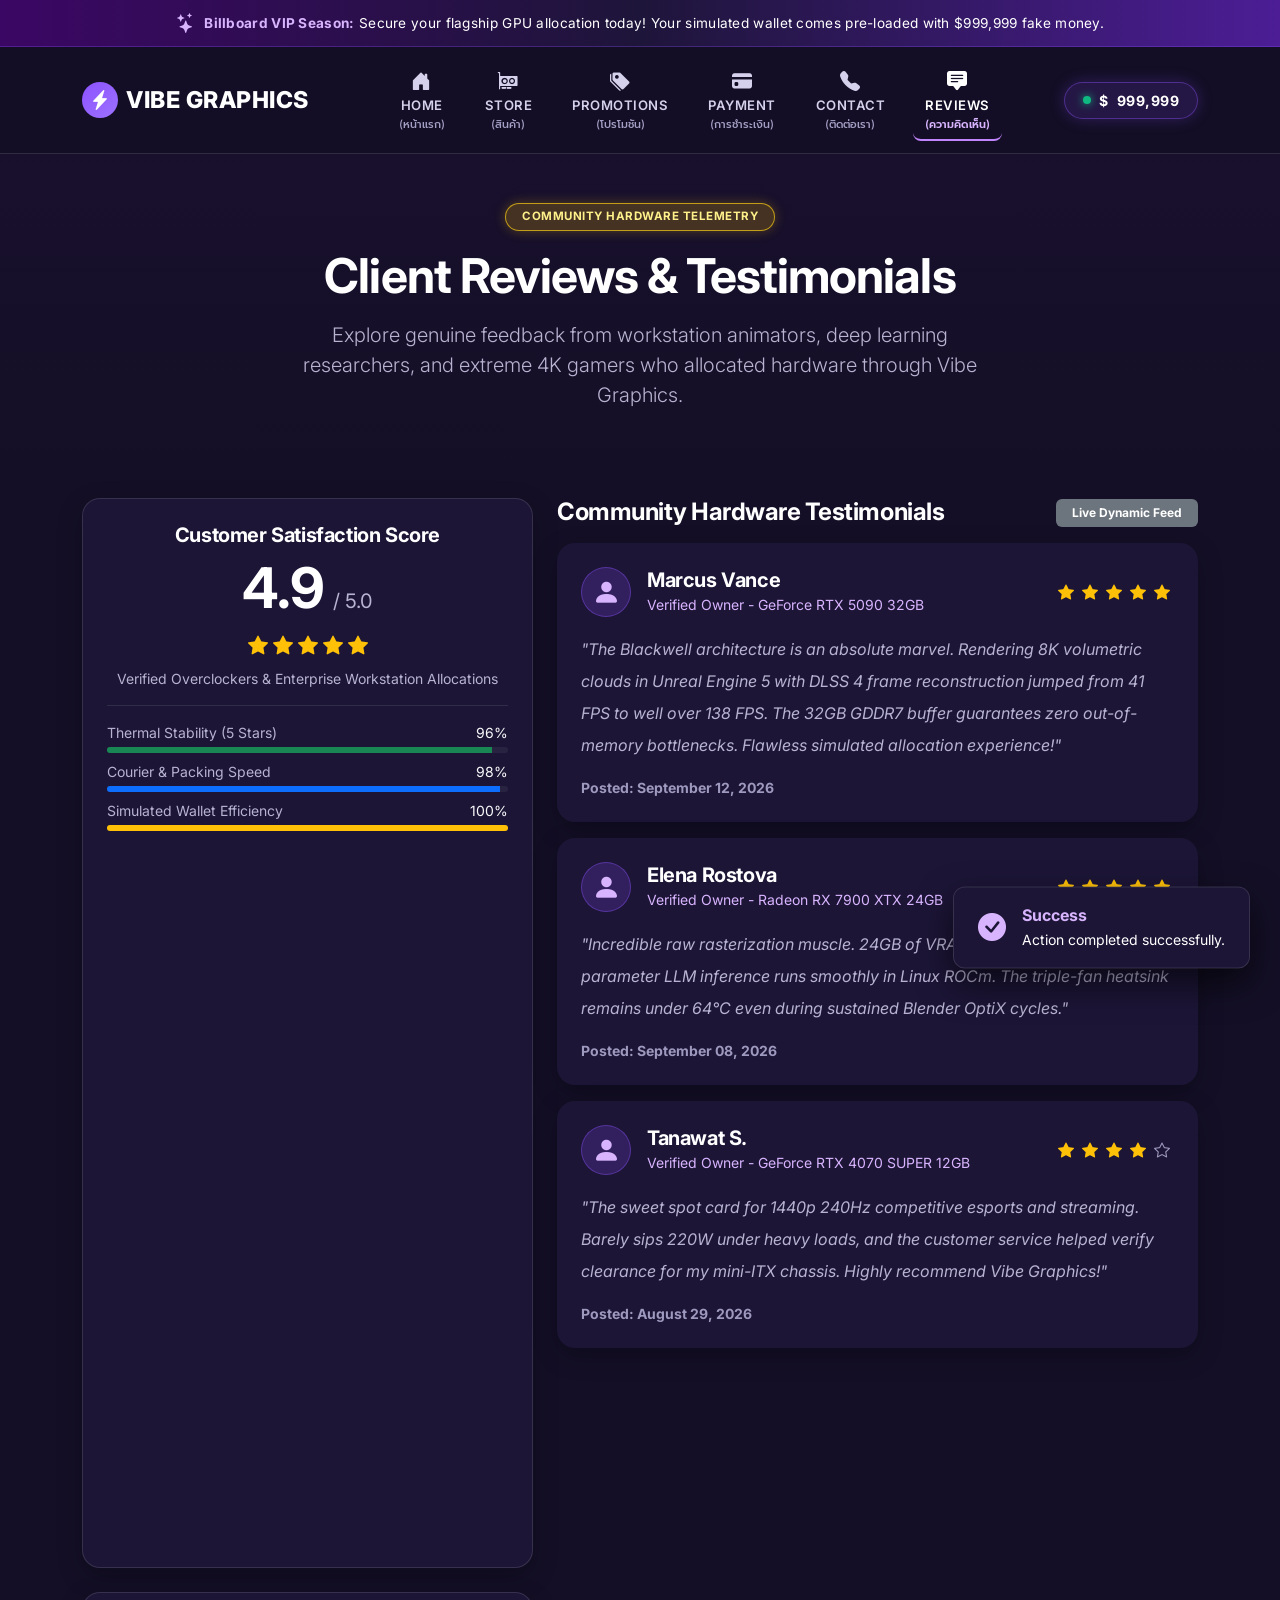
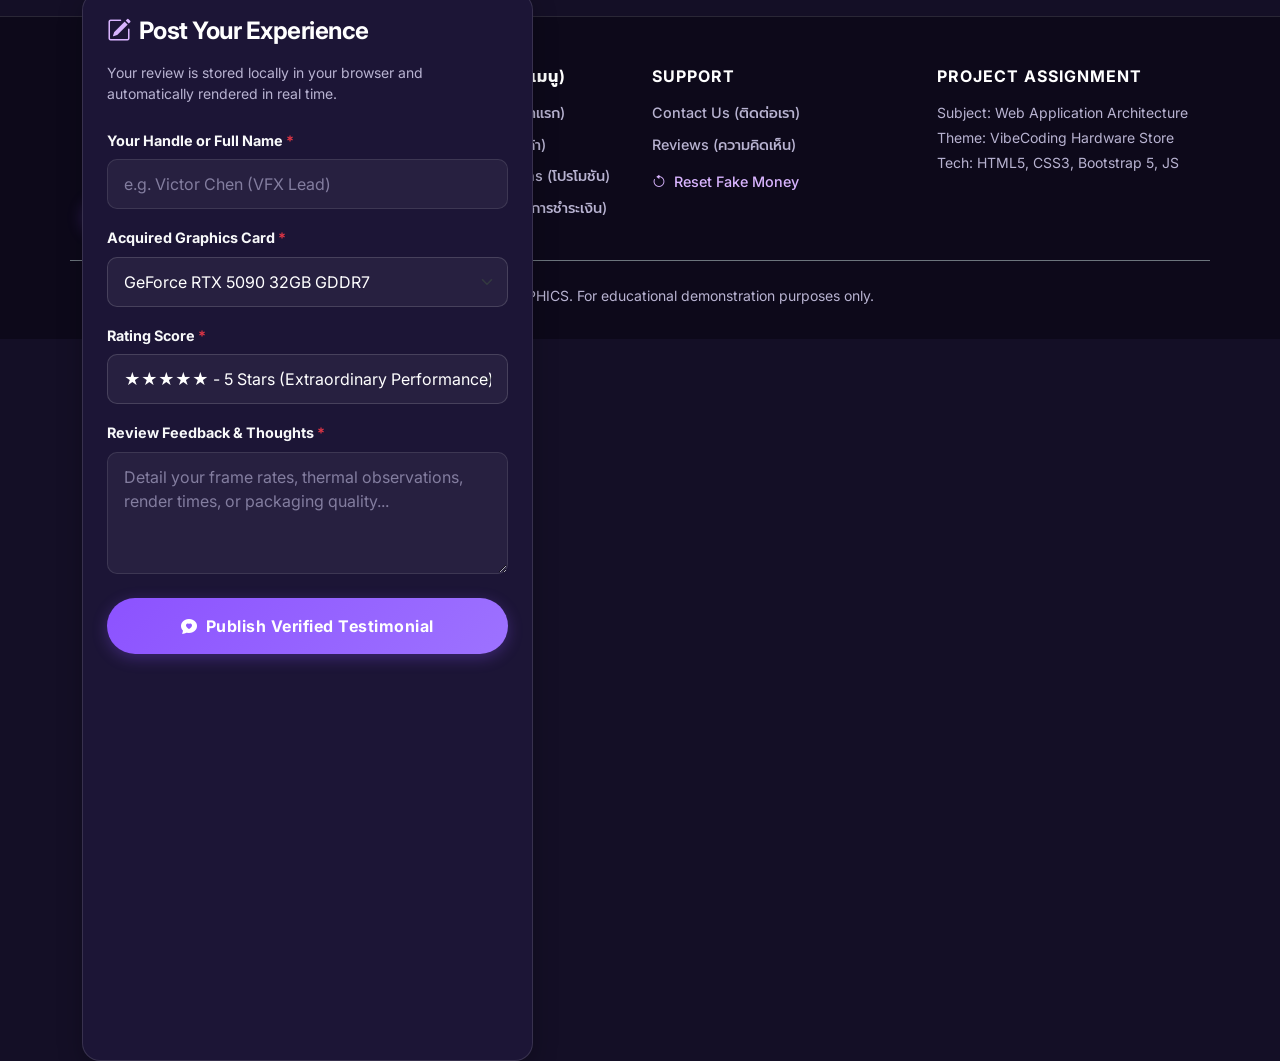
<file: reviews.html>
<!DOCTYPE html>
<html lang="th">

<head>
    <meta charset="UTF-8">
    <meta name="viewport" content="width=device-width, initial-scale=1.0">
    <title>Reviews (ความคิดเห็น) | Vibe Graphics - Premium GPU Store</title>

    <!-- Bootstrap 5 CSS -->
    <link href="https://cdn.jsdelivr.net/npm/bootstrap@5.3.0/dist/css/bootstrap.min.css" rel="stylesheet">

    <!-- Google Fonts: Inter & Prompt -->
    <link href="https://fonts.googleapis.com/css2?family=Inter:wght@400;500;600;700;800&family=Prompt:wght@300;400;500;600&display=swap" rel="stylesheet">

    <!-- Bootstrap Icons -->
    <link href="https://cdn.jsdelivr.net/npm/bootstrap-icons@1.10.5/font/bootstrap-icons.css" rel="stylesheet">

    <!-- Custom Theme Stylesheet -->
    <link rel="stylesheet" href="style.css">
</head>

<body>
    <!-- Top Announcement Banner -->
    <div class="vip-banner py-2 text-center text-white">
        <div class="container d-flex justify-content-center align-items-center gap-2">
            <i class="bi bi-stars text-accent fs-5"></i>
            <span><strong class="text-accent fw-bold">Billboard VIP Season:</strong> Secure your flagship GPU allocation today! Your simulated wallet comes pre-loaded with $999,999 fake money.</span>
        </div>
    </div>

    <!-- Navbar -->
    <nav class="navbar navbar-expand-lg sticky-top">
        <div class="container">
            <a class="navbar-brand d-flex align-items-center gap-2" href="index.html">
                <div class="rounded-circle d-flex align-items-center justify-content-center"
                    style="width: 36px; height: 36px; background: var(--gradient-primary) !important;">
                    <i class="bi bi-lightning-charge-fill text-white fs-5"></i>
                </div>
                VIBE GRAPHICS
            </a>

            <button class="navbar-toggler border-0" type="button" data-bs-toggle="collapse" data-bs-target="#navbarNav">
                <i class="bi bi-list text-light fs-1"></i>
            </button>

            <div class="collapse navbar-collapse" id="navbarNav">
                <ul class="navbar-nav mx-auto gap-1 gap-lg-2 gap-xl-3 mt-3 mt-lg-0">
                    <li class="nav-item">
                        <a class="nav-link" href="index.html">
                            <i class="bi bi-house-door-fill"></i>
                            <span class="nav-label">Home</span>
                            <small class="nav-sub">(หน้าแรก)</small>
                        </a>
                    </li>
                    <li class="nav-item">
                        <a class="nav-link" href="store.html">
                            <i class="bi bi-gpu-card"></i>
                            <span class="nav-label">Store</span>
                            <small class="nav-sub">(สินค้า)</small>
                        </a>
                    </li>
                    <li class="nav-item">
                        <a class="nav-link" href="promotions.html">
                            <i class="bi bi-tags-fill"></i>
                            <span class="nav-label">Promotions</span>
                            <small class="nav-sub">(โปรโมชัน)</small>
                        </a>
                    </li>
                    <li class="nav-item">
                        <a class="nav-link" href="payment.html">
                            <i class="bi bi-credit-card-fill"></i>
                            <span class="nav-label">Payment</span>
                            <small class="nav-sub">(การชำระเงิน)</small>
                        </a>
                    </li>
                    <li class="nav-item">
                        <a class="nav-link" href="contact.html">
                            <i class="bi bi-telephone-fill"></i>
                            <span class="nav-label">Contact</span>
                            <small class="nav-sub">(ติดต่อเรา)</small>
                        </a>
                    </li>
                    <li class="nav-item">
                        <a class="nav-link active" href="reviews.html">
                            <i class="bi bi-chat-square-text-fill"></i>
                            <span class="nav-label">Reviews</span>
                            <small class="nav-sub">(ความคิดเห็น)</small>
                        </a>
                    </li>
                </ul>

                <div class="d-flex align-items-center mt-3 mt-lg-0">
                    <div class="wallet-badge">
                        <div class="wallet-dot"></div>
                        $<span id="walletBalance">999,999</span>
                    </div>
                </div>
            </div>
        </div>
    </nav>

    <!-- Page Header Section -->
    <section class="py-5" style="background: linear-gradient(180deg, rgba(26, 16, 48, 0.7) 0%, transparent 100%);">
        <div class="container text-center">
            <span class="badge-status flagship d-inline-block mb-3 px-3 py-1">COMMUNITY HARDWARE TELEMETRY</span>
            <h1 class="display-5 fw-bold text-white mb-3">Client Reviews & Testimonials</h1>
            <p class="text-muted mx-auto lead" style="max-width: 680px;">
                Explore genuine feedback from workstation animators, deep learning researchers, and extreme 4K gamers who allocated hardware through Vibe Graphics.
            </p>
        </div>
    </section>

    <!-- Reviews Content Section -->
    <section class="py-4 pb-5">
        <div class="container">
            <div class="row g-4">
                <!-- Submit Review & Rating Summary Column -->
                <div class="col-lg-5">
                    <!-- Rating Summary Card -->
                    <div class="vibe-card p-4 mb-4 text-center">
                        <h5 class="text-white fw-bold mb-1">Customer Satisfaction Score</h5>
                        <div class="d-flex justify-content-center align-items-baseline gap-2 my-2">
                            <span class="display-4 fw-bold text-white">4.9</span>
                            <span class="text-muted fs-5">/ 5.0</span>
                        </div>
                        <div class="text-warning fs-5 mb-2">
                            <i class="bi bi-star-fill"></i>
                            <i class="bi bi-star-fill"></i>
                            <i class="bi bi-star-fill"></i>
                            <i class="bi bi-star-fill"></i>
                            <i class="bi bi-star-fill"></i>
                        </div>
                        <small class="text-muted d-block">Verified Overclockers & Enterprise Workstation Allocations</small>

                        <hr class="border-secondary my-3">

                        <div class="d-flex justify-content-between text-muted small mb-1">
                            <span>Thermal Stability (5 Stars)</span>
                            <span class="text-light">96%</span>
                        </div>
                        <div class="progress mb-2" style="height: 6px; background: rgba(255,255,255,0.06);">
                            <div class="progress-bar bg-success" style="width: 96%"></div>
                        </div>

                        <div class="d-flex justify-content-between text-muted small mb-1">
                            <span>Courier & Packing Speed</span>
                            <span class="text-light">98%</span>
                        </div>
                        <div class="progress mb-2" style="height: 6px; background: rgba(255,255,255,0.06);">
                            <div class="progress-bar bg-accent" style="width: 98%"></div>
                        </div>

                        <div class="d-flex justify-content-between text-muted small mb-1">
                            <span>Simulated Wallet Efficiency</span>
                            <span class="text-light">100%</span>
                        </div>
                        <div class="progress" style="height: 6px; background: rgba(255,255,255,0.06);">
                            <div class="progress-bar bg-warning" style="width: 100%"></div>
                        </div>
                    </div>

                    <!-- Submission Form Card -->
                    <div class="vibe-card p-4 sticky-sidebar">
                        <h4 class="text-white fw-bold mb-3 d-flex align-items-center gap-2">
                            <i class="bi bi-pencil-square text-accent"></i> Post Your Experience
                        </h4>
                        <p class="text-muted small mb-4">Your review is stored locally in your browser and automatically rendered in real time.</p>

                        <form id="reviewForm" onsubmit="submitReview(event)">
                            <div class="mb-3">
                                <label class="form-label text-light small fw-bold">Your Handle or Full Name <span class="text-danger">*</span></label>
                                <input type="text" class="form-control" id="revName" placeholder="e.g. Victor Chen (VFX Lead)" required>
                            </div>

                            <div class="mb-3">
                                <label class="form-label text-light small fw-bold">Acquired Graphics Card <span class="text-danger">*</span></label>
                                <select class="form-select" id="revProduct" required>
                                    <option value="GeForce RTX 5090 32GB" selected>GeForce RTX 5090 32GB GDDR7</option>
                                    <option value="GeForce RTX 5080 16GB">GeForce RTX 5080 16GB GDDR7</option>
                                    <option value="GeForce RTX 5070 Ti 16GB">GeForce RTX 5070 Ti 16GB</option>
                                    <option value="GeForce RTX 5070 12GB">GeForce RTX 5070 12GB</option>
                                    <option value="GeForce RTX 4070 SUPER 12GB">GeForce RTX 4070 SUPER 12GB</option>
                                    <option value="GeForce RTX 4060 8GB">GeForce RTX 4060 8GB</option>
                                    <option value="GeForce RTX 3060 12GB">GeForce RTX 3060 12GB</option>
                                    <option value="Radeon RX 7900 XTX 24GB">Radeon RX 7900 XTX 24GB</option>
                                    <option value="Radeon RX 7800 XT 16GB">Radeon RX 7800 XT 16GB</option>
                                    <option value="GeForce RTX 4090 24GB">GeForce RTX 4090 24GB G6X</option>
                                </select>
                            </div>

                            <div class="mb-3">
                                <label class="form-label text-light small fw-bold">Rating Score <span class="text-danger">*</span></label>
                                <select class="form-select" id="revRating" required>
                                    <option value="5" selected>★★★★★ - 5 Stars (Extraordinary Performance)</option>
                                    <option value="4">★★★★☆ - 4 Stars (Impressive & Stable)</option>
                                    <option value="3">★★★☆☆ - 3 Stars (Standard Performance)</option>
                                    <option value="2">★★☆☆☆ - 2 Stars (Noticeable Coil Whine)</option>
                                    <option value="1">★☆☆☆☆ - 1 Star (Unsatisfactory)</option>
                                </select>
                            </div>

                            <div class="mb-4">
                                <label class="form-label text-light small fw-bold">Review Feedback & Thoughts <span class="text-danger">*</span></label>
                                <textarea class="form-control" id="revText" rows="4" placeholder="Detail your frame rates, thermal observations, render times, or packaging quality..." required></textarea>
                            </div>

                            <button type="submit" class="btn btn-vibe w-100 py-3 fw-bold">
                                <i class="bi bi-chat-heart-fill me-2"></i> Publish Verified Testimonial
                            </button>
                        </form>
                    </div>
                </div>

                <!-- Reviews Stream Column -->
                <div class="col-lg-7">
                    <div class="d-flex justify-content-between align-items-center mb-3">
                        <h4 class="text-white fw-bold mb-0">Community Hardware Testimonials</h4>
                        <span class="badge bg-secondary text-white px-3 py-2">Live Dynamic Feed</span>
                    </div>

                    <div id="reviewsContainer" class="d-flex flex-column gap-3">
                        <!-- Seed Review 1 -->
                        <div class="vibe-card p-4 border-0">
                            <div class="d-flex justify-content-between align-items-center mb-3">
                                <div class="d-flex align-items-center gap-3">
                                    <div class="rounded-circle d-flex align-items-center justify-content-center" style="width: 50px; height: 50px; background: rgba(140, 82, 255, 0.2); border: 1px solid rgba(140, 82, 255, 0.4);">
                                        <i class="bi bi-person-fill fs-3 text-accent"></i>
                                    </div>
                                    <div>
                                        <h5 class="mb-0 text-white fw-bold">Marcus Vance</h5>
                                        <small class="text-accent fw-500">Verified Owner - GeForce RTX 5090 32GB</small>
                                    </div>
                                </div>
                                <div>
                                    <i class="bi bi-star-fill text-warning me-1"></i>
                                    <i class="bi bi-star-fill text-warning me-1"></i>
                                    <i class="bi bi-star-fill text-warning me-1"></i>
                                    <i class="bi bi-star-fill text-warning me-1"></i>
                                    <i class="bi bi-star-fill text-warning me-1"></i>
                                </div>
                            </div>
                            <p class="text-muted fst-italic mb-0 lh-lg">
                                "The Blackwell architecture is an absolute marvel. Rendering 8K volumetric clouds in Unreal Engine 5 with DLSS 4 frame reconstruction jumped from 41 FPS to well over 138 FPS. The 32GB GDDR7 buffer guarantees zero out-of-memory bottlenecks. Flawless simulated allocation experience!"
                            </p>
                            <small class="text-secondary mt-3 d-block fw-bold">Posted: September 12, 2026</small>
                        </div>

                        <!-- Seed Review 2 -->
                        <div class="vibe-card p-4 border-0">
                            <div class="d-flex justify-content-between align-items-center mb-3">
                                <div class="d-flex align-items-center gap-3">
                                    <div class="rounded-circle d-flex align-items-center justify-content-center" style="width: 50px; height: 50px; background: rgba(140, 82, 255, 0.2); border: 1px solid rgba(140, 82, 255, 0.4);">
                                        <i class="bi bi-person-fill fs-3 text-accent"></i>
                                    </div>
                                    <div>
                                        <h5 class="mb-0 text-white fw-bold">Elena Rostova</h5>
                                        <small class="text-accent fw-500">Verified Owner - Radeon RX 7900 XTX 24GB</small>
                                    </div>
                                </div>
                                <div>
                                    <i class="bi bi-star-fill text-warning me-1"></i>
                                    <i class="bi bi-star-fill text-warning me-1"></i>
                                    <i class="bi bi-star-fill text-warning me-1"></i>
                                    <i class="bi bi-star-fill text-warning me-1"></i>
                                    <i class="bi bi-star-fill text-warning me-1"></i>
                                </div>
                            </div>
                            <p class="text-muted fst-italic mb-0 lh-lg">
                                "Incredible raw rasterization muscle. 24GB of VRAM handles all my local 70B parameter LLM inference runs smoothly in Linux ROCm. The triple-fan heatsink remains under 64°C even during sustained Blender OptiX cycles."
                            </p>
                            <small class="text-secondary mt-3 d-block fw-bold">Posted: September 08, 2026</small>
                        </div>

                        <!-- Seed Review 3 -->
                        <div class="vibe-card p-4 border-0">
                            <div class="d-flex justify-content-between align-items-center mb-3">
                                <div class="d-flex align-items-center gap-3">
                                    <div class="rounded-circle d-flex align-items-center justify-content-center" style="width: 50px; height: 50px; background: rgba(140, 82, 255, 0.2); border: 1px solid rgba(140, 82, 255, 0.4);">
                                        <i class="bi bi-person-fill fs-3 text-accent"></i>
                                    </div>
                                    <div>
                                        <h5 class="mb-0 text-white fw-bold">Tanawat S.</h5>
                                        <small class="text-accent fw-500">Verified Owner - GeForce RTX 4070 SUPER 12GB</small>
                                    </div>
                                </div>
                                <div>
                                    <i class="bi bi-star-fill text-warning me-1"></i>
                                    <i class="bi bi-star-fill text-warning me-1"></i>
                                    <i class="bi bi-star-fill text-warning me-1"></i>
                                    <i class="bi bi-star-fill text-warning me-1"></i>
                                    <i class="bi bi-star text-secondary me-1"></i>
                                </div>
                            </div>
                            <p class="text-muted fst-italic mb-0 lh-lg">
                                "The sweet spot card for 1440p 240Hz competitive esports and streaming. Barely sips 220W under heavy loads, and the customer service helped verify clearance for my mini-ITX chassis. Highly recommend Vibe Graphics!"
                            </p>
                            <small class="text-secondary mt-3 d-block fw-bold">Posted: August 29, 2026</small>
                        </div>
                    </div>
                </div>
            </div>
        </div>
    </section>

    <!-- Footer -->
    <footer>
        <div class="container">
            <div class="row border-bottom border-secondary pb-4 mb-4">
                <div class="col-lg-4 mb-4 mb-lg-0">
                    <h4 class="fw-bold text-white d-flex align-items-center gap-2 mb-3">
                        <i class="bi bi-lightning-charge-fill text-accent"></i> VIBE GRAPHICS
                    </h4>
                    <p class="text-muted small">Premium hardware acquisition platform. Featuring the world's most desired rendering architectures with instant digital allocation.</p>
                    <div class="wallet-badge d-inline-flex mt-2" style="font-size: 0.9rem;">
                        <i class="bi bi-wallet2"></i> App Wallet Balance: $<span id="footerWallet">999,999</span>
                    </div>
                </div>
                <div class="col-lg-2 col-6">
                    <h6 class="text-white mb-3 text-uppercase fw-bold" style="letter-spacing: 1px;">PAGES (เมนู)</h6>
                    <div class="footer-links">
                        <a href="index.html">Home (หน้าแรก)</a>
                        <a href="store.html">Store (สินค้า)</a>
                        <a href="promotions.html">Promotions (โปรโมชัน)</a>
                        <a href="payment.html">Payment (การชำระเงิน)</a>
                    </div>
                </div>
                <div class="col-lg-3 col-6">
                    <h6 class="text-white mb-3 text-uppercase fw-bold" style="letter-spacing: 1px;">SUPPORT</h6>
                    <div class="footer-links">
                        <a href="contact.html">Contact Us (ติดต่อเรา)</a>
                        <a href="reviews.html">Reviews (ความคิดเห็น)</a>
                        <a href="#" class="text-accent mt-3" onclick="resetWallet(); return false;"><i class="bi bi-arrow-counterclockwise me-1"></i> Reset Fake Money</a>
                    </div>
                </div>
                <div class="col-lg-3 mt-4 mt-lg-0">
                    <h6 class="text-white mb-3 text-uppercase fw-bold" style="letter-spacing: 1px;">PROJECT ASSIGNMENT</h6>
                    <p class="text-muted small mb-1">Subject: Web Application Architecture</p>
                    <p class="text-muted small mb-1">Theme: VibeCoding Hardware Store</p>
                    <p class="text-muted small">Tech: HTML5, CSS3, Bootstrap 5, JS</p>
                </div>
            </div>
            <div class="text-center text-muted small pb-2">
                &copy; 2026 VIBE GRAPHICS. For educational demonstration purposes only.
            </div>
        </div>
    </footer>

    <!-- Custom Toast Notification -->
    <div id="customToast">
        <i class="bi bi-check-circle-fill fs-3 text-accent"></i>
        <div>
            <strong class="d-block text-accent fw-bold" id="toastTitle">Success</strong>
            <span id="toastMessage" class="small">Action completed successfully.</span>
        </div>
    </div>

    <!-- Bootstrap 5 JS Bundle -->
    <script src="https://cdn.jsdelivr.net/npm/bootstrap@5.3.0/dist/js/bootstrap.bundle.min.js"></script>

    <!-- Centralized Logic -->
    <script src="script.js"></script>
</body>

</html>
</file>
<file: style.css>
/* ==========================================================================
   Vibe Graphics - Premium GPU Store Theme Stylesheet
   ========================================================================== */

:root {
    /* VibeCoding Theme Palette */
    --bg-deep: #140f26;
    --bg-card: #1c1536;
    --bg-lighter: #281f4a;

    --accent-primary: #8C52FF;
    --accent-hover: #9D72FF;
    --accent-glow: #c084fc;
    --accent-bright: #d8b4fe;

    --text-main: #ffffff;
    --text-muted: #b8b3d1;
    /* High contrast silver-lavender */
    --text-sub: #d5d0eb;
    --border-color: rgba(255, 255, 255, 0.12);

    --gradient-text: linear-gradient(135deg, #a78bfa, #c084fc, #f472b6);
    --gradient-primary: linear-gradient(135deg, #8C52FF, #9D72FF);
}

body {
    font-family: 'Inter', 'Prompt', sans-serif;
    background-color: var(--bg-deep);
    color: var(--text-main);
    overflow-x: hidden;
    display: flex;
    flex-direction: column;
    min-height: 100vh;
}

/* High-Contrast Bootstrap Overrides */
.text-muted {
    color: var(--text-muted) !important;
}

.text-secondary {
    color: #9e99be !important;
}

/* Typography */
h1,
h2,
h3,
h4,
h5 {
    font-weight: 700;
    letter-spacing: -0.02em;
}

.text-accent {
    color: var(--accent-bright) !important;
}

.text-gradient {
    background: var(--gradient-text);
    -webkit-background-clip: text;
    -webkit-text-fill-color: transparent;
    background-clip: text;
}

/* Custom Scrollbar */
::-webkit-scrollbar {
    width: 8px;
}

::-webkit-scrollbar-track {
    background: var(--bg-deep);
}

::-webkit-scrollbar-thumb {
    background: var(--bg-lighter);
    border-radius: 4px;
}

::-webkit-scrollbar-thumb:hover {
    background: var(--accent-primary);
}

/* Navbar */
.navbar {
    position: sticky;
    top: 0;
    z-index: 1050 !important;
    background-color: rgba(20, 15, 38, 0.98) !important;
    border-bottom: 1px solid var(--border-color);
    padding: 12px 0;
    backdrop-filter: blur(16px);
}

.navbar-brand {
    font-size: 1.45rem;
    font-weight: 800;
    color: var(--text-main) !important;
    letter-spacing: 0.5px;
}

.navbar-brand i {
    color: var(--accent-primary);
}

.nav-link {
    color: var(--text-sub) !important;
    font-size: 0.82rem;
    font-weight: 600;
    text-transform: uppercase;
    letter-spacing: 0.5px;
    display: flex;
    flex-direction: column;
    align-items: center;
    justify-content: center;
    text-align: center;
    transition: all 0.25s ease;
    cursor: pointer;
    padding: 0.45rem 0.75rem !important;
    border-radius: 8px;
    text-decoration: none;
    white-space: nowrap;
}

.nav-link i {
    font-size: 1.25rem;
    margin-bottom: 2px;
    display: block;
    text-align: center;
}

.nav-link .nav-label,
.nav-link div {
    display: block;
    text-align: center;
    width: 100%;
    line-height: 1.2;
    white-space: nowrap;
}

.nav-link .nav-sub,
.nav-link small {
    color: #a49fc4 !important;
    font-size: 0.68rem;
    font-weight: 500;
    transition: color 0.25s ease;
    display: block;
    text-align: center;
    width: 100%;
    margin: 2px auto 0 auto;
    text-transform: none;
    letter-spacing: normal;
    white-space: nowrap;
}

.nav-link:hover {
    color: #ffffff !important;
    background: rgba(140, 82, 255, 0.08);
}

.nav-link:hover .nav-sub,
.nav-link:hover small {
    color: #e9d5ff !important;
}

.nav-link.active {
    color: #ffffff !important;
    border-bottom: 2px solid var(--accent-glow);
}

.nav-link.active .nav-sub,
.nav-link.active small {
    color: #d8b4fe !important;
    font-weight: 600;
}

/* Sticky Sidebar (Prevents Order Summary and forms from overlapping navbar) */
.sticky-sidebar {
    position: -webkit-sticky !important;
    position: sticky !important;
    top: 90px !important;
    z-index: 20 !important;
}

@media (max-width: 991.98px) {
    .sticky-sidebar {
        position: static !important;
        top: auto !important;
    }
}

/* Wallet Badge */
.wallet-badge {
    background-color: rgba(140, 82, 255, 0.15);
    border: 1px solid rgba(140, 82, 255, 0.4);
    color: #ffffff;
    padding: 7px 18px;
    border-radius: 50px;
    font-size: 0.88rem;
    font-weight: 700;
    display: flex;
    align-items: center;
    gap: 8px;
    letter-spacing: 0.5px;
    box-shadow: 0 0 15px rgba(140, 82, 255, 0.25);
    white-space: nowrap;
}

.wallet-dot {
    width: 8px;
    height: 8px;
    background-color: #10b981;
    border-radius: 50%;
    box-shadow: 0 0 8px #10b981;
}

/* VIP Announcement Banner */
.vip-banner {
    background: linear-gradient(90deg, #3b0764, #1e153a, #4c1d95);
    border-bottom: 1px solid rgba(140, 82, 255, 0.3);
    font-size: 0.85rem;
    letter-spacing: 0.3px;
}

/* Page Section Content Wrapper */
.page-content {
    padding: 45px 0 65px;
    flex: 1;
    animation: fadeIn 0.35s cubic-bezier(0.16, 1, 0.3, 1);
}

@keyframes fadeIn {
    from {
        opacity: 0;
        transform: translateY(12px);
        filter: blur(2px);
    }
    to {
        opacity: 1;
        transform: translateY(0);
        filter: blur(0);
    }
}

/* Buttons */
.btn-vibe {
    background: var(--gradient-primary);
    color: #ffffff;
    border: none;
    font-weight: 600;
    letter-spacing: 0.5px;
    border-radius: 50px;
    transition: all 0.3s ease;
    box-shadow: 0 4px 15px rgba(140, 82, 255, 0.3);
    text-decoration: none;
    display: inline-flex;
    align-items: center;
    justify-content: center;
}

.btn-vibe:hover {
    background: var(--accent-hover);
    color: #ffffff;
    transform: translateY(-2px);
    box-shadow: 0 6px 22px rgba(140, 82, 255, 0.5);
}

.btn-outline-custom {
    background: rgba(255, 255, 255, 0.05);
    color: #ffffff;
    border: 1px solid var(--border-color);
    border-radius: 50px;
    font-weight: 600;
    transition: all 0.3s;
    text-decoration: none;
    display: inline-flex;
    align-items: center;
    justify-content: center;
}

.btn-outline-custom:hover {
    border-color: var(--accent-glow);
    color: #ffffff;
    background: rgba(140, 82, 255, 0.15);
    transform: translateY(-2px);
}

/* Filter Pills */
.filter-pill {
    background: rgba(255, 255, 255, 0.04);
    border: 1px solid var(--border-color);
    color: var(--text-muted);
    padding: 8px 18px;
    border-radius: 50px;
    font-size: 0.85rem;
    font-weight: 600;
    transition: all 0.25s ease;
    cursor: pointer;
    user-select: none;
}

.filter-pill:hover {
    color: #ffffff;
    border-color: var(--accent-glow);
    background: rgba(140, 82, 255, 0.12);
}

.filter-pill.active {
    background: var(--gradient-primary);
    color: #ffffff;
    border-color: transparent;
    box-shadow: 0 4px 15px rgba(140, 82, 255, 0.4);
}

/* Product Cards */
.vibe-card {
    background-color: var(--bg-card);
    border: 1px solid var(--border-color);
    border-radius: 18px;
    overflow: hidden;
    height: 100%;
    transition: all 0.35s ease;
    box-shadow: 0 8px 24px rgba(0, 0, 0, 0.25);
}

.vibe-card:hover {
    border-color: rgba(192, 132, 252, 0.5);
    box-shadow: 0 12px 35px rgba(140, 82, 255, 0.22);
    transform: translateY(-5px);
}

.card-img-wrapper {
    position: relative;
    height: 230px;
    overflow: hidden;
    background: radial-gradient(circle at center, #261e47 0%, #161129 100%);
    display: flex;
    align-items: center;
    justify-content: center;
    border-top-left-radius: 18px;
    border-top-right-radius: 18px;
}

.card-badges-header {
    position: absolute;
    top: 12px;
    left: 12px;
    right: 12px;
    display: flex;
    justify-content: space-between;
    align-items: center;
    pointer-events: none;
    z-index: 10;
}

.card-img-wrapper img {
    width: 100%;
    height: 100%;
    object-fit: contain;
    padding: 12px;
    transition: transform 0.5s cubic-bezier(0.16, 1, 0.3, 1);
    color: transparent !important;
    font-size: 0 !important;
}

.vibe-card:hover .card-img-wrapper img {
    transform: scale(1.05);
}

.badge-brand {
    position: static !important;
    pointer-events: auto;
    background: rgba(20, 15, 38, 0.88);
    border: 1px solid rgba(140, 82, 255, 0.5);
    padding: 4px 12px;
    border-radius: 20px;
    font-size: 0.75rem;
    font-weight: 700;
    color: #e9d5ff;
    backdrop-filter: blur(8px);
    box-shadow: 0 4px 12px rgba(0, 0, 0, 0.4);
}

.badge-status {
    position: static !important;
    pointer-events: auto;
    padding: 4px 12px;
    border-radius: 20px;
    font-size: 0.72rem;
    font-weight: 700;
    letter-spacing: 0.5px;
    backdrop-filter: blur(8px);
    box-shadow: 0 4px 12px rgba(0, 0, 0, 0.4);
}

.badge-status.flagship {
    background: rgba(234, 179, 8, 0.22);
    border: 1px solid rgba(250, 204, 21, 0.7);
    color: #fef08a;
    box-shadow: 0 0 12px rgba(234, 179, 8, 0.3);
}

.badge-status.latest {
    background: rgba(56, 189, 248, 0.22);
    border: 1px solid rgba(56, 189, 248, 0.7);
    color: #7dd3fc;
    box-shadow: 0 0 12px rgba(56, 189, 248, 0.3);
}

.badge-status.popular {
    background: rgba(34, 197, 94, 0.22);
    border: 1px solid rgba(74, 222, 128, 0.7);
    color: #86efac;
    box-shadow: 0 0 12px rgba(34, 197, 94, 0.3);
}

.badge-status.red-team {
    background: rgba(244, 63, 94, 0.22);
    border: 1px solid rgba(244, 63, 94, 0.7);
    color: #fda4af;
    box-shadow: 0 0 12px rgba(244, 63, 94, 0.3);
}

.badge-status.value {
    background: rgba(168, 85, 247, 0.22);
    border: 1px solid rgba(168, 85, 247, 0.7);
    color: #e9d5ff;
    box-shadow: 0 0 12px rgba(168, 85, 247, 0.3);
}

.card-specs {
    display: flex;
    justify-content: space-between;
    border-top: 1px solid var(--border-color);
    border-bottom: 1px solid var(--border-color);
    padding: 14px 0;
    margin: 16px 0;
    text-align: center;
}

.spec-item {
    flex: 1;
}

.spec-item:not(:last-child) {
    border-right: 1px solid var(--border-color);
}

.spec-value {
    font-weight: 700;
    font-size: 1.15rem;
    color: #ffffff;
}

.spec-label {
    font-size: 0.72rem;
    color: #a49fc4;
    text-transform: uppercase;
    letter-spacing: 1px;
    font-weight: 600;
}

/* Hero Section */
.hero-banner {
    background: linear-gradient(to right, rgba(20, 15, 38, 0.97) 0%, rgba(20, 15, 38, 0.85) 60%, rgba(20, 15, 38, 0.55) 100%),
        url('https://images.unsplash.com/photo-1591488320449-011701bb6704?auto=format&fit=crop&w=1600&q=80') no-repeat center center;
    background-size: cover;
    border-radius: 24px;
    border: 1px solid rgba(140, 82, 255, 0.25);
    padding: 75px 50px;
    position: relative;
    overflow: hidden;
    box-shadow: 0 20px 50px rgba(0, 0, 0, 0.6);
}

.vibe-tag {
    color: var(--accent-bright);
    font-size: 0.85rem;
    font-weight: 700;
    letter-spacing: 1px;
    text-transform: uppercase;
    margin-bottom: 20px;
    display: inline-flex;
    align-items: center;
    gap: 8px;
    border: 1px solid rgba(140, 82, 255, 0.5);
    background: rgba(140, 82, 255, 0.15);
    padding: 6px 16px;
    border-radius: 50px;
}

/* Forms */
.form-control,
.form-select {
    background-color: rgba(255, 255, 255, 0.05);
    border: 1px solid rgba(255, 255, 255, 0.15);
    color: #ffffff;
    border-radius: 10px;
    padding: 12px 16px;
    transition: all 0.2s ease;
}

.form-control::placeholder {
    color: #837d9f;
}

.form-control:focus,
.form-select:focus {
    background-color: rgba(255, 255, 255, 0.08);
    border-color: var(--accent-glow);
    box-shadow: 0 0 0 0.25rem rgba(140, 82, 255, 0.25);
    color: #ffffff;
}

.form-select option {
    background-color: #1c1536;
    color: #ffffff;
}

.form-label {
    font-weight: 600;
    font-size: 0.9rem;
    color: #cbd5e1;
    margin-bottom: 8px;
}

/* Performance Scale (Promotions) */
.perf-container {
    background: var(--bg-card);
    border-radius: 20px;
    border: 1px solid var(--border-color);
    padding: 40px;
}

.perf-row {
    margin-bottom: 24px;
}

.perf-label {
    display: flex;
    justify-content: space-between;
    margin-bottom: 8px;
    font-size: 0.95rem;
}

.progress {
    height: 14px;
    background-color: rgba(255, 255, 255, 0.08);
    border-radius: 10px;
    overflow: hidden;
}

.bg-nvidia {
    background: linear-gradient(90deg, #76b900, #a3e635) !important;
}

.bg-amd {
    background: linear-gradient(90deg, #ed1c24, #f43f5e) !important;
}

.bg-tier3 {
    background: linear-gradient(90deg, #8C52FF, #a855f7) !important;
}

.bg-tier4 {
    background: linear-gradient(90deg, #06b6d4, #3b82f6) !important;
}

/* FAQ Accordion */
.accordion-item {
    background-color: var(--bg-card);
    border: 1px solid var(--border-color);
    margin-bottom: 14px;
    border-radius: 14px !important;
    overflow: hidden;
}

.accordion-button {
    background-color: var(--bg-card);
    color: var(--text-main);
    font-weight: 600;
    padding: 20px 24px;
    box-shadow: none !important;
}

.accordion-button:not(.collapsed) {
    background-color: rgba(140, 82, 255, 0.1);
    color: var(--accent-bright);
}

.accordion-button::after {
    filter: invert(1);
}

.accordion-body {
    background-color: var(--bg-card);
    color: var(--text-muted);
    font-size: 0.95rem;
    line-height: 1.7;
    padding: 10px 24px 24px;
}

/* Quick View Modal */
.modal-content {
    background-color: #17112c;
    border: 1px solid rgba(140, 82, 255, 0.4);
    border-radius: 24px;
    color: var(--text-main);
    box-shadow: 0 25px 60px rgba(0, 0, 0, 0.8);
}

.modal-header {
    border-bottom: 1px solid var(--border-color);
    padding: 20px 25px;
}

.modal-footer {
    border-top: 1px solid var(--border-color);
    padding: 18px 25px;
}

.btn-close-custom {
    background: transparent;
    border: none;
    color: #d5d0eb;
    font-size: 1.5rem;
    cursor: pointer;
    line-height: 1;
    transition: color 0.2s;
}

.btn-close-custom:hover {
    color: #ffffff;
}

/* Footer */
footer {
    background-color: #0d091a;
    border-top: 1px solid var(--border-color);
    padding: 50px 0 25px;
    margin-top: auto;
}

.footer-links a {
    color: var(--text-muted);
    text-decoration: none;
    transition: all 0.2s;
    display: block;
    margin-bottom: 10px;
    font-size: 0.9rem;
    font-weight: 500;
}

.footer-links a:hover {
    color: var(--accent-bright);
    transform: translateX(4px);
}

/* Custom Notification Toast */
#customToast {
    position: fixed;
    bottom: 30px;
    right: 30px;
    background: var(--bg-card);
    border-left: 4px solid var(--accent-primary);
    color: white;
    padding: 16px 24px;
    border-radius: 12px;
    display: flex;
    align-items: center;
    gap: 16px;
    box-shadow: 0 15px 35px rgba(0, 0, 0, 0.6);
    transform: translateY(120%);
    transition: transform 0.4s cubic-bezier(0.16, 1, 0.3, 1);
    z-index: 9999;
    max-width: 400px;
    border: 1px solid var(--border-color);
}

#customToast.show {
    transform: translateY(0);
}
</file>
